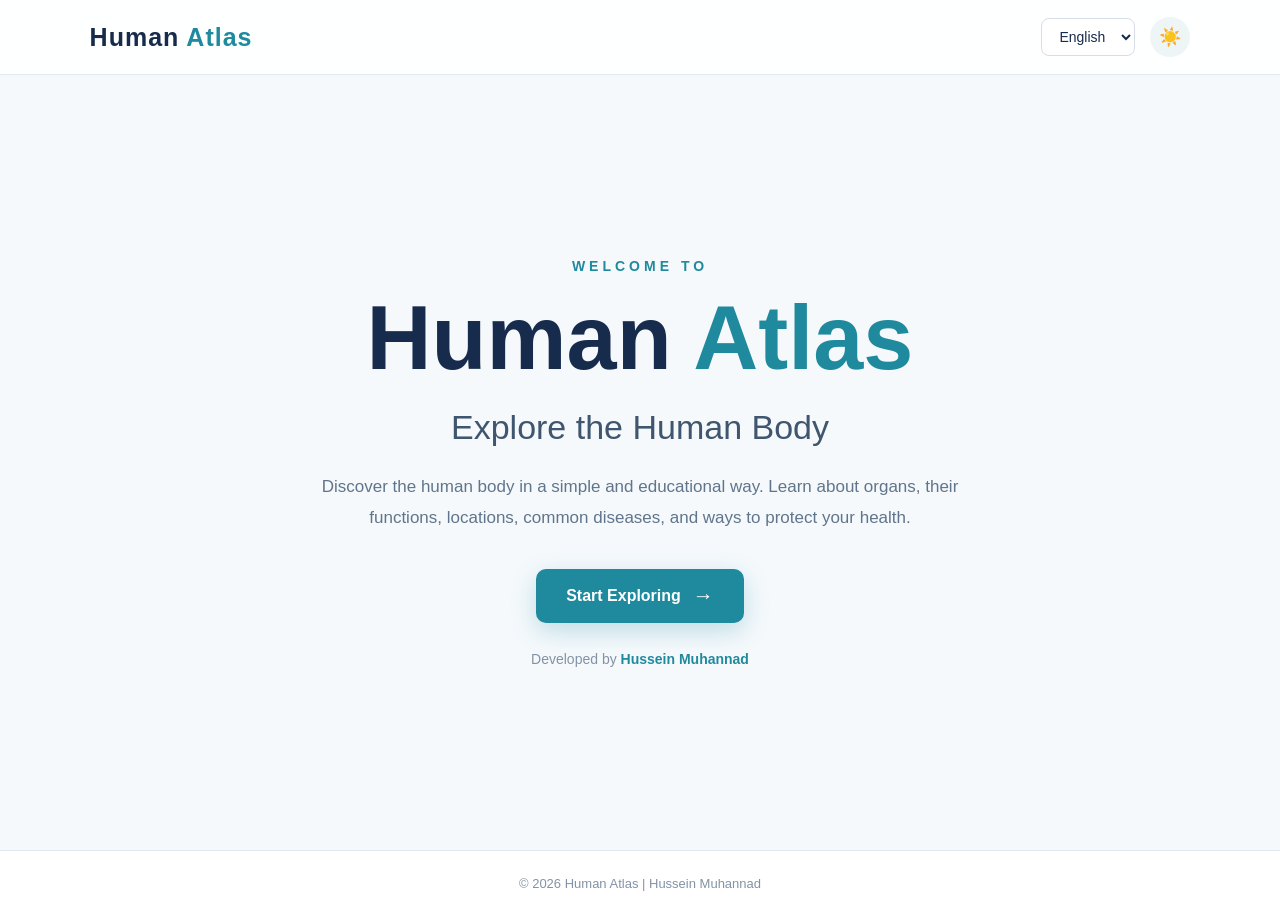
<file: index.html>
<!DOCTYPE html>
<html lang="en">

<head>
    <meta charset="UTF-8">
    <meta name="viewport" content="width=device-width, initial-scale=1.0">

    <title>Human Atlas | Hussein Muhannad</title>

    <!-- CSS -->
    <link rel="stylesheet" href="style.css">
</head>

<body>

    <!-- Header -->
    <header class="header">

        <div class="logo">
            Human <span>Atlas</span>
        </div>

        <nav class="navigation">

            <select id="languageSelect">
                <option value="en">English</option>
                <option value="ar">العربية</option>
            </select>

            <button id="themeButton" class="theme-button">
                🌙
            </button>

        </nav>

    </header>


    <!-- Welcome Section -->
    <main class="welcome-section">

        <div class="welcome-content">

            <p class="welcome-text" id="welcomeText">
                WELCOME TO
            </p>

            <h1 id="siteTitle">
                Human <span>Atlas</span>
            </h1>

            <h2 id="mainTitle">
                Explore the Human Body
            </h2>

            <p class="description" id="description">
                Discover the human body in a simple and educational way.
                Learn about organs, their functions, locations, common
                diseases, and ways to protect your health.
            </p>

            <a href="home.html" class="start-button" id="startButton">
                Start Exploring
                <span>→</span>
            </a>

            <p class="developer" id="developer">
                Developed by <strong>Hussein Muhannad</strong>
            </p>

        </div>

    </main>


    <!-- Footer -->
    <footer class="footer">

        <p>
            © 2026 Human Atlas | Hussein Muhannad
        </p>

    </footer>


    <!-- JavaScript -->
    <script src="script.js"></script>

</body>

</html>
</file>
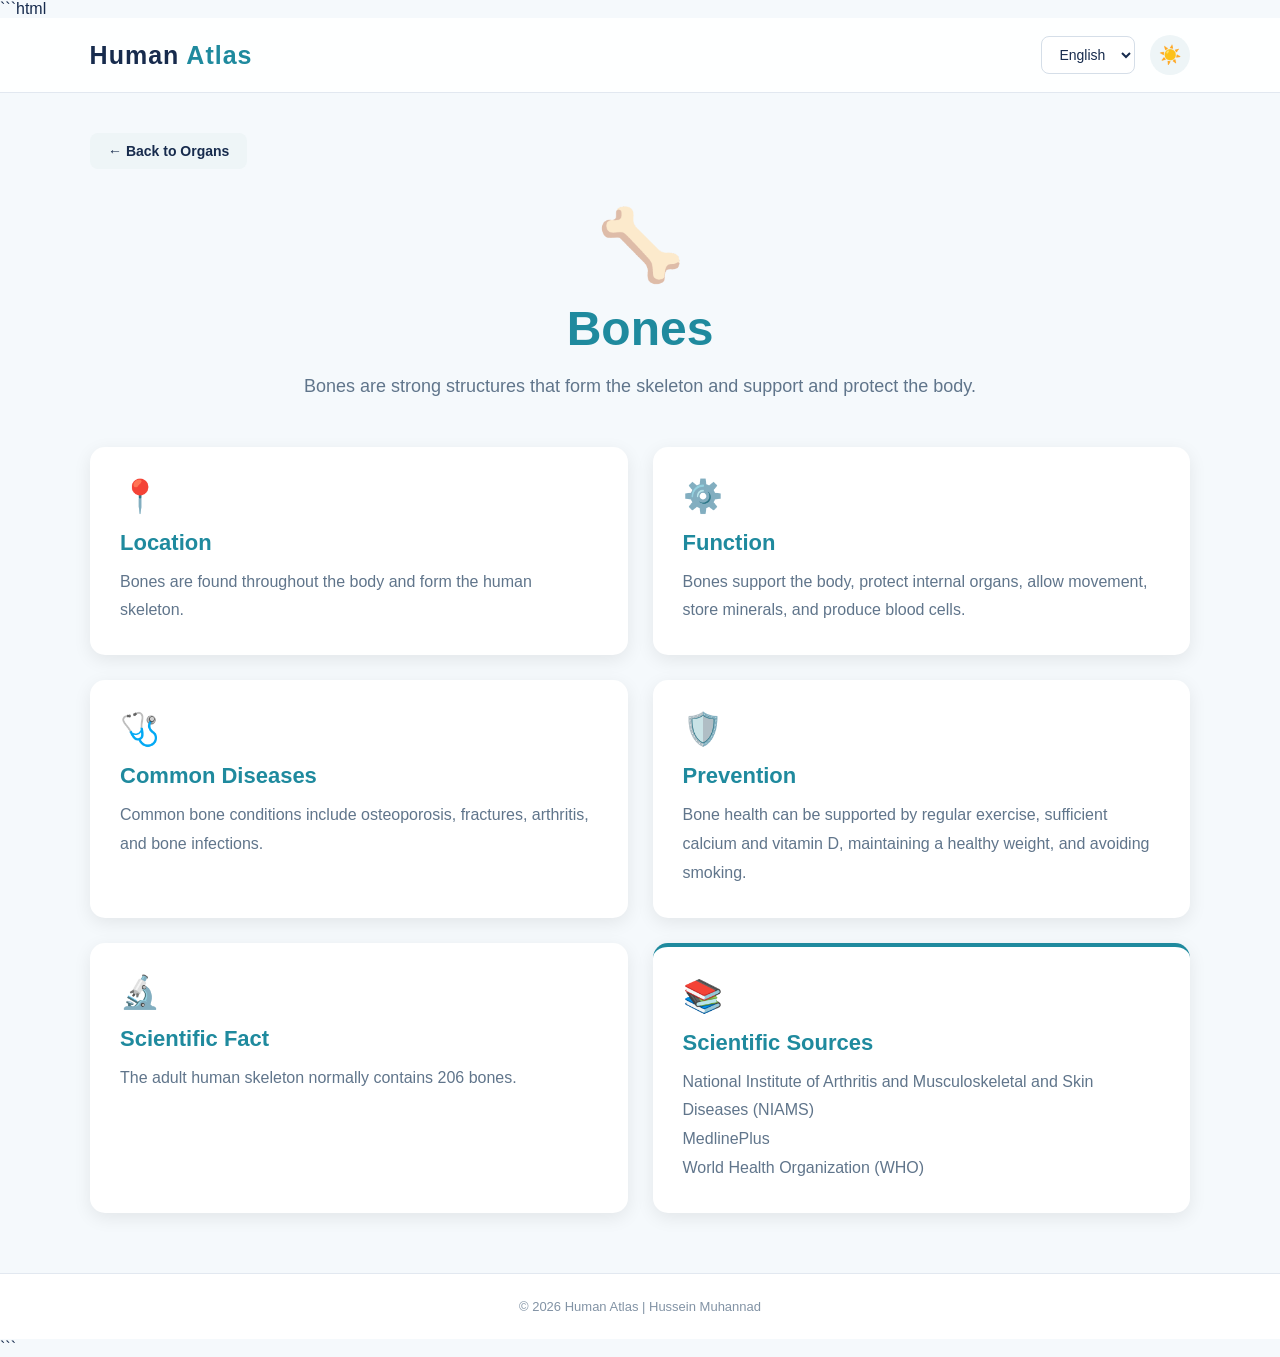
<file: bones.html>
```html
<!DOCTYPE html>
<html lang="en">

<head>
    <meta charset="UTF-8">
    <meta name="viewport" content="width=device-width, initial-scale=1.0">

    <title>Bones | Human Atlas</title>

    <link rel="stylesheet" href="../style.css">
</head>

<body>

<header class="header">

    <div class="logo">
        Human <span>Atlas</span>
    </div>

    <div class="navigation">

        <select id="languageSelect">
            <option value="en">English</option>
            <option value="ar">العربية</option>
        </select>

        <button id="themeButton" class="theme-button">
            ☀️
        </button>

    </div>

</header>


<main class="organ-page">

    <a href="../home.html" class="back-button" id="backButton">
        ← Back to Organs
    </a>


    <section class="organ-header">

        <div class="organ-icon">
            🦴
        </div>

        <h1 id="organTitle">
            Bones
        </h1>

        <p id="organIntro">
            Bones are strong structures that form the skeleton of the human body. They provide support, protect internal organs, allow movement, and store important minerals.
        </p>

    </section>


    <section class="info-grid">


        <!-- LOCATION -->

        <div class="info-card">

            <div class="info-icon">
                📍
            </div>

            <h2 id="locationTitle">
                Location
            </h2>

            <p id="locationText">
                Bones are found throughout the body and are connected together to form the skeleton, including the skull, spine, ribs, arms, legs, and pelvis.
            </p>

        </div>


        <!-- FUNCTION -->

        <div class="info-card">

            <div class="info-icon">
                ⚙️
            </div>

            <h2 id="functionTitle">
                Function
            </h2>

            <p id="functionText">
                Bones support the body, protect organs such as the brain and heart, work with muscles to produce movement, store minerals, and contain bone marrow that produces blood cells.
            </p>

        </div>


        <!-- DISEASES -->

        <div class="info-card">

            <div class="info-icon">
                🩺
            </div>

            <h2 id="diseasesTitle">
                Common Diseases
            </h2>

            <p id="diseasesText">
                Common bone conditions include osteoporosis, bone fractures, osteoarthritis, bone infections, and bone cancer.
            </p>

        </div>


        <!-- PREVENTION -->

        <div class="info-card">

            <div class="info-icon">
                🛡️
            </div>

            <h2 id="preventionTitle">
                Prevention
            </h2>

            <p id="preventionText">
                Bone health can be supported by getting enough calcium and vitamin D, exercising regularly, maintaining a healthy weight, avoiding smoking, and preventing falls and injuries.
            </p>

        </div>


        <!-- FACT -->

        <div class="info-card">

            <div class="info-icon">
                🔬
            </div>

            <h2 id="factTitle">
                Scientific Fact
            </h2>

            <p id="factText">
                An adult human skeleton usually contains 206 bones. Bones are living tissues that continuously change and repair themselves throughout life.
            </p>

        </div>


        <!-- SOURCES -->

        <div class="info-card sources-card">

            <div class="info-icon">
                📚
            </div>

            <h2 id="sourcesTitle">
                Scientific Sources
            </h2>

            <p id="sourcesText">
                National Institute of Arthritis and Musculoskeletal and Skin Diseases (NIAMS)<br>
                MedlinePlus<br>
                World Health Organization (WHO)
            </p>

        </div>

    </section>

</main>


<footer class="footer">

    <p>
        © 2026 Human Atlas | Hussein Muhannad
    </p>

</footer>


<script src="../script.js"></script>

</body>
</html>
```
</file>
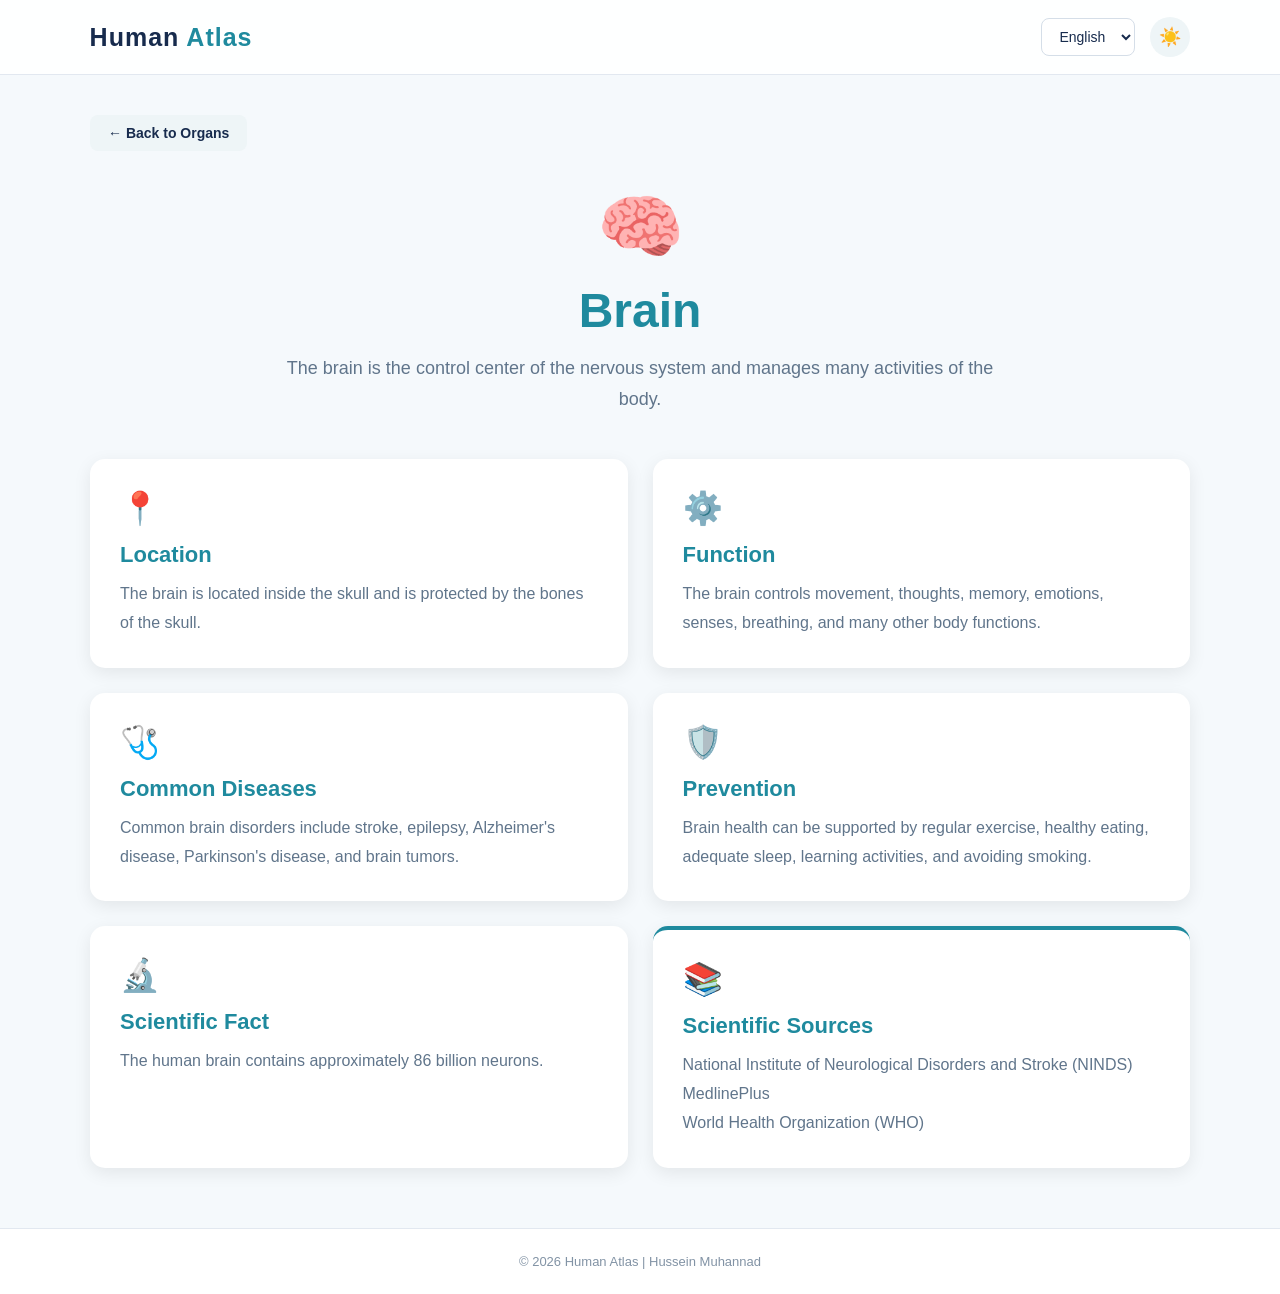
<file: brain.html>
<!DOCTYPE html>
<html lang="en">

<head>
    <meta charset="UTF-8">
    <meta name="viewport" content="width=device-width, initial-scale=1.0">

    <title>Brain | Human Atlas</title>

    <link rel="stylesheet" href="../style.css">
</head>

<body>

<header class="header">

    <div class="logo">
        Human <span>Atlas</span>
    </div>

    <div class="navigation">

        <select id="languageSelect">
            <option value="en">English</option>
            <option value="ar">العربية</option>
        </select>

        <button id="themeButton" class="theme-button">
            ☀️
        </button>

    </div>

</header>


<main class="organ-page">

    <a href="../home.html" class="back-button" id="backButton">
        ← Back to Organs
    </a>


    <section class="organ-header">

        <div class="organ-icon">
            🧠
        </div>

        <h1 id="organTitle">
            Brain
        </h1>

        <p id="organIntro">
            The brain is the body's control center, responsible for thoughts, memory, emotions, movement, and vital body functions.
        </p>

    </section>


    <section class="info-grid">


        <!-- LOCATION -->

        <div class="info-card">

            <div class="info-icon">
                📍
            </div>

            <h2 id="locationTitle">
                Location
            </h2>

            <p id="locationText">
                The brain is located inside the skull at the top of the head. It is protected by the skull, the meninges, and cerebrospinal fluid.
            </p>

        </div>


        <!-- FUNCTION -->

        <div class="info-card">

            <div class="info-icon">
                ⚙️
            </div>

            <h2 id="functionTitle">
                Function
            </h2>

            <p id="functionText">
                The brain controls the nervous system, processes sensory information, regulates movement, stores memories, controls emotions, and coordinates essential body functions such as breathing and heartbeat.
            </p>

        </div>


        <!-- DISEASES -->

        <div class="info-card">

            <div class="info-icon">
                🩺
            </div>

            <h2 id="diseasesTitle">
                Common Diseases
            </h2>

            <p id="diseasesText">
                Common brain disorders include stroke, Alzheimer's disease, Parkinson's disease, epilepsy, brain tumors, and meningitis.
            </p>

        </div>


        <!-- PREVENTION -->

        <div class="info-card">

            <div class="info-icon">
                🛡️
            </div>

            <h2 id="preventionTitle">
                Prevention
            </h2>

            <p id="preventionText">
                Brain health can be maintained through regular exercise, a balanced diet, quality sleep, mental activities, avoiding smoking, limiting alcohol, and controlling blood pressure and diabetes.
            </p>

        </div>


        <!-- FACT -->

        <div class="info-card">

            <div class="info-icon">
                🔬
            </div>

            <h2 id="factTitle">
                Scientific Fact
            </h2>

            <p id="factText">
                The adult human brain contains approximately 86 billion neurons that communicate through trillions of synaptic connections, making it one of the most complex organs in the human body.
            </p>

        </div>


        <!-- SOURCES -->

        <div class="info-card sources-card">

            <div class="info-icon">
                📚
            </div>

            <h2 id="sourcesTitle">
                Scientific Sources
            </h2>

            <p id="sourcesText">
                National Institute of Neurological Disorders and Stroke (NINDS)<br>
                MedlinePlus<br>
                World Health Organization (WHO)
            </p>

        </div>

    </section>

</main>


<footer class="footer">

    <p>
        © 2026 Human Atlas | Hussein Muhannad
    </p>

</footer>


<script src="../script.js"></script>

</body>
</html>
</file>
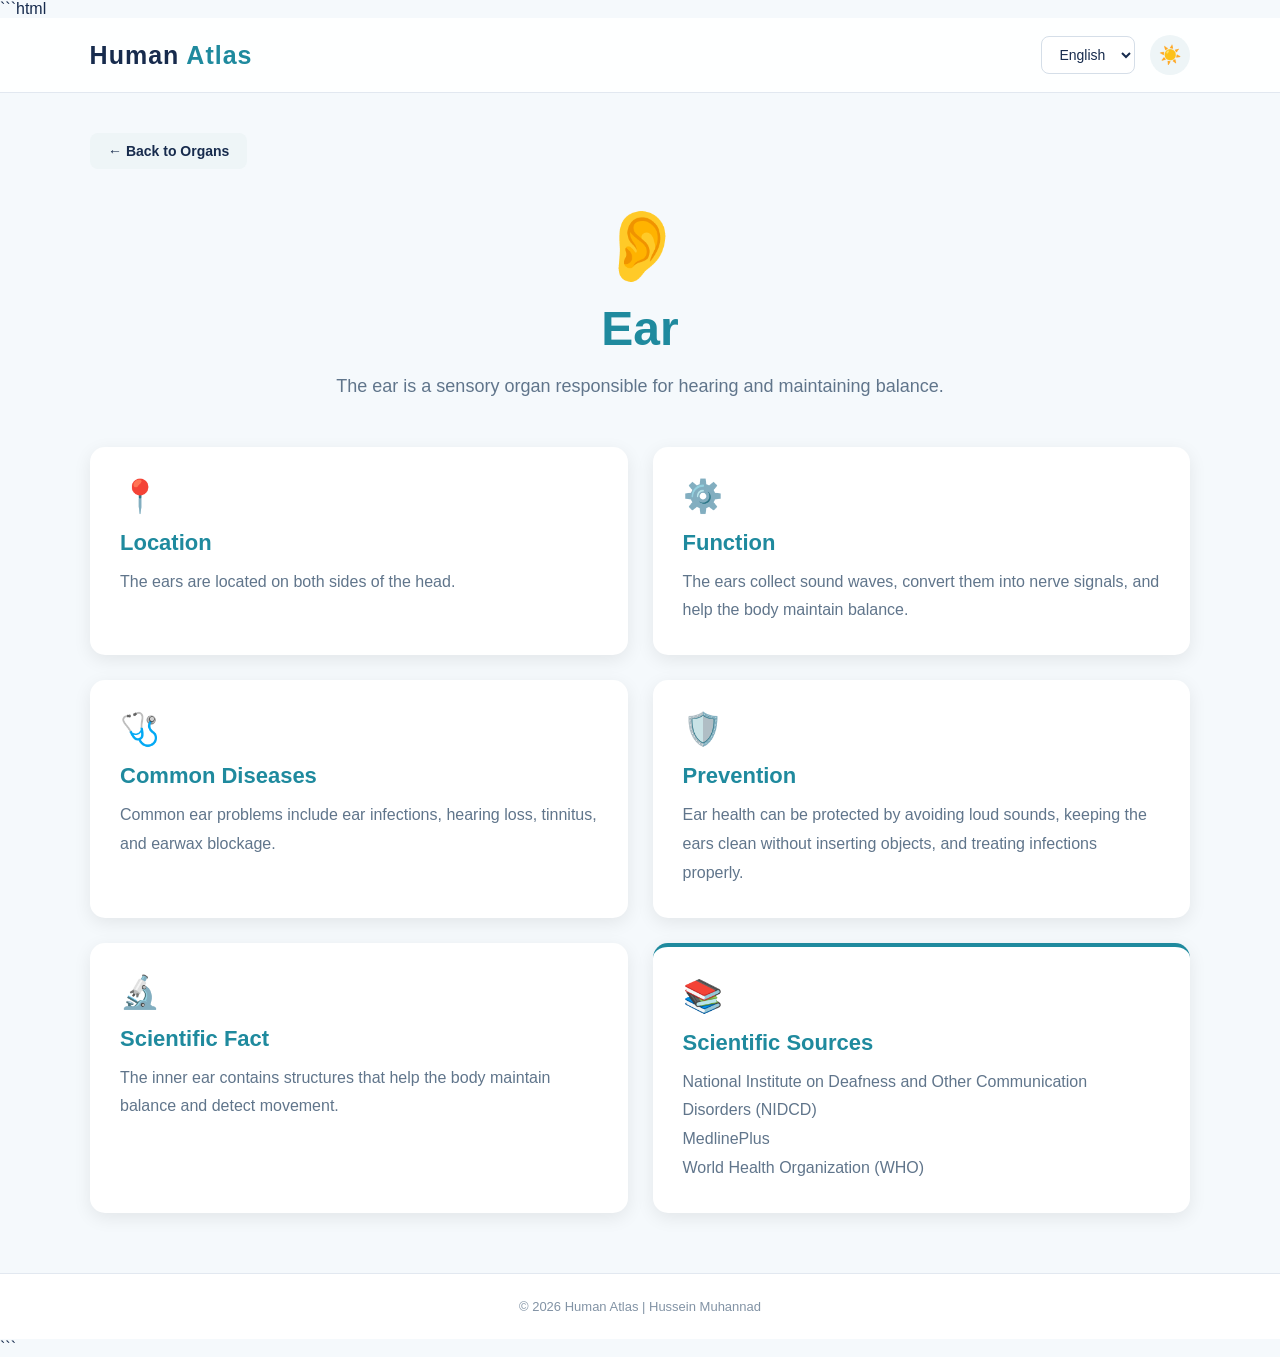
<file: ear.html>
```html
<!DOCTYPE html>
<html lang="en">

<head>
    <meta charset="UTF-8">
    <meta name="viewport" content="width=device-width, initial-scale=1.0">

    <title>Ear | Human Atlas</title>

    <link rel="stylesheet" href="../style.css">
</head>

<body>

<header class="header">

    <div class="logo">
        Human <span>Atlas</span>
    </div>

    <div class="navigation">

        <select id="languageSelect">
            <option value="en">English</option>
            <option value="ar">العربية</option>
        </select>

        <button id="themeButton" class="theme-button">
            ☀️
        </button>

    </div>

</header>


<main class="organ-page">

    <a href="../home.html" class="back-button" id="backButton">
        ← Back to Organs
    </a>


    <section class="organ-header">

        <div class="organ-icon">
            👂
        </div>

        <h1 id="organTitle">
            Ear
        </h1>

        <p id="organIntro">
            The ear is a sensory organ responsible for hearing and maintaining balance. It receives sound waves and converts them into signals that the brain can understand.
        </p>

    </section>


    <section class="info-grid">


        <!-- LOCATION -->

        <div class="info-card">

            <div class="info-icon">
                📍
            </div>

            <h2 id="locationTitle">
                Location
            </h2>

            <p id="locationText">
                The ears are located on both sides of the head. Each ear includes the outer ear, middle ear, and inner ear, which work together for hearing and balance.
            </p>

        </div>


        <!-- FUNCTION -->

        <div class="info-card">

            <div class="info-icon">
                ⚙️
            </div>

            <h2 id="functionTitle">
                Function
            </h2>

            <p id="functionText">
                The ears allow us to hear sounds and help maintain balance and body position through structures in the inner ear.
            </p>

        </div>


        <!-- DISEASES -->

        <div class="info-card">

            <div class="info-icon">
                🩺
            </div>

            <h2 id="diseasesTitle">
                Common Diseases
            </h2>

            <p id="diseasesText">
                Common ear problems include ear infections, hearing loss, tinnitus, impacted earwax, and disorders of the inner ear.
            </p>

        </div>


        <!-- PREVENTION -->

        <div class="info-card">

            <div class="info-icon">
                🛡️
            </div>

            <h2 id="preventionTitle">
                Prevention
            </h2>

            <p id="preventionText">
                Ear health can be protected by avoiding very loud sounds, using hearing protection when necessary, keeping the ears clean safely, and treating ear infections properly.
            </p>

        </div>


        <!-- FACT -->

        <div class="info-card">

            <div class="info-icon">
                🔬
            </div>

            <h2 id="factTitle">
                Scientific Fact
            </h2>

            <p id="factText">
                The smallest bones in the human body are found in the middle ear. They are called the malleus, incus, and stapes and help transmit sound vibrations.
            </p>

        </div>


        <!-- SOURCES -->

        <div class="info-card sources-card">

            <div class="info-icon">
                📚
            </div>

            <h2 id="sourcesTitle">
                Scientific Sources
            </h2>

            <p id="sourcesText">
                National Institute on Deafness and Other Communication Disorders (NIDCD)<br>
                MedlinePlus<br>
                World Health Organization (WHO)
            </p>

        </div>

    </section>

</main>


<footer class="footer">

    <p>
        © 2026 Human Atlas | Hussein Muhannad
    </p>

</footer>


<script src="../script.js"></script>

</body>
</html>
```
</file>
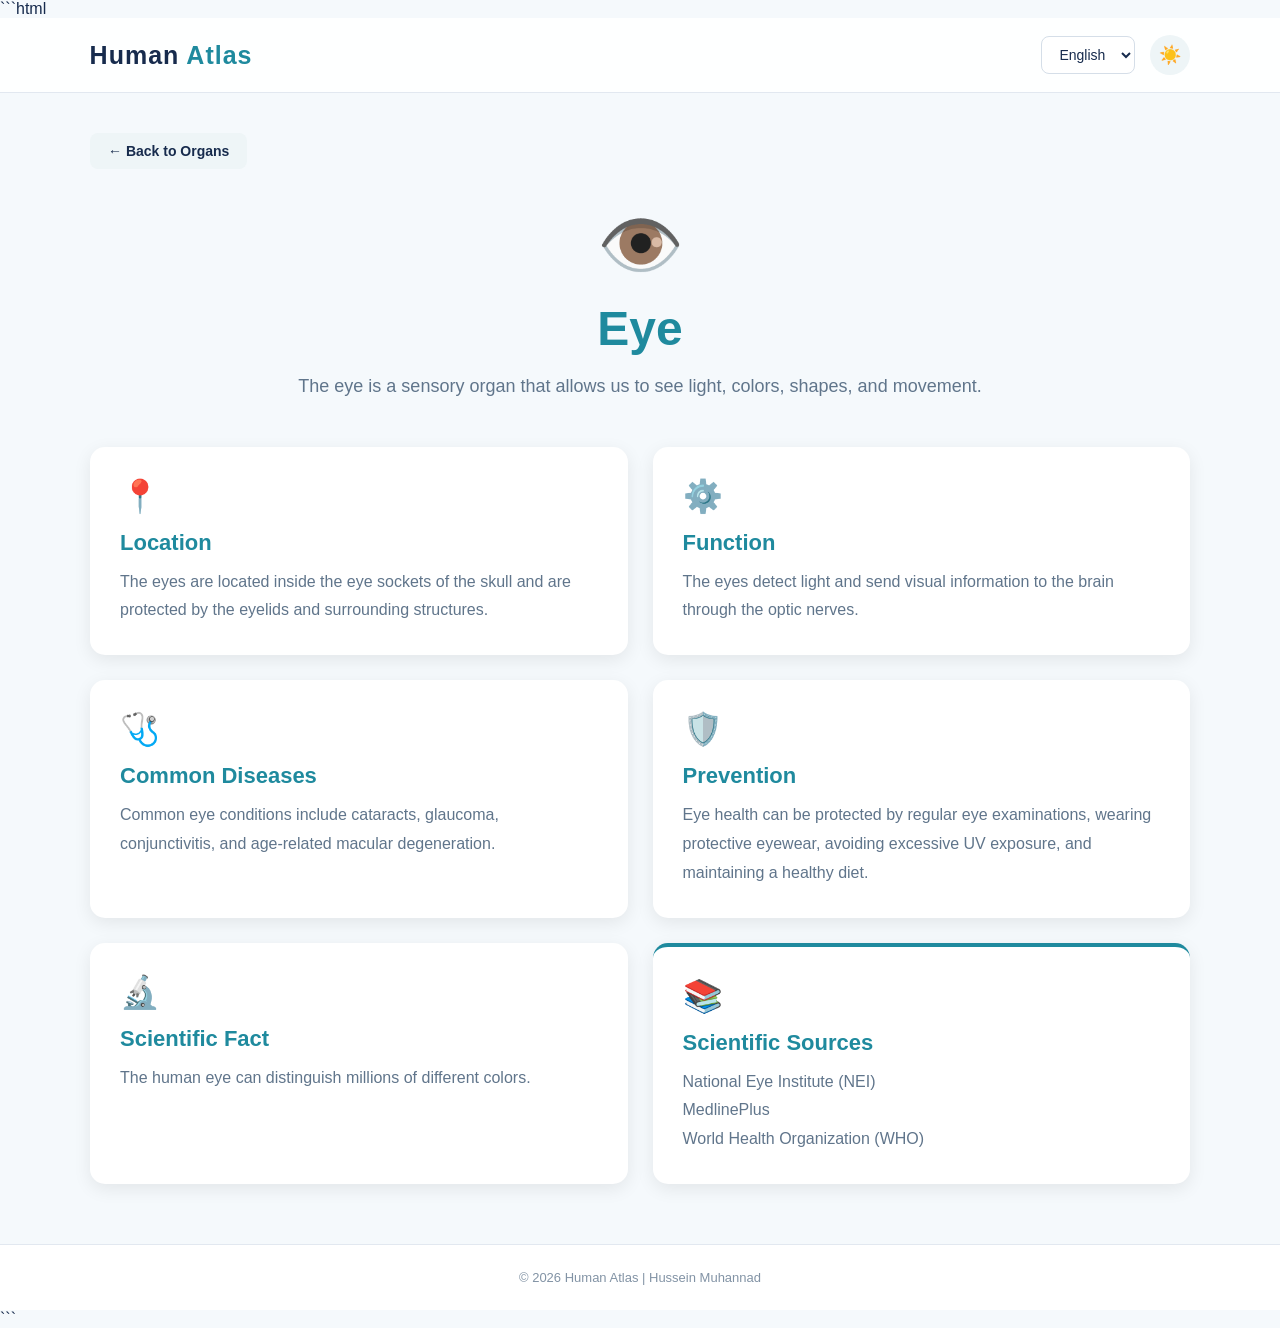
<file: eye.html>
```html
<!DOCTYPE html>
<html lang="en">

<head>
    <meta charset="UTF-8">
    <meta name="viewport" content="width=device-width, initial-scale=1.0">

    <title>Eye | Human Atlas</title>

    <link rel="stylesheet" href="../style.css">
</head>

<body>

<header class="header">

    <div class="logo">
        Human <span>Atlas</span>
    </div>

    <div class="navigation">

        <select id="languageSelect">
            <option value="en">English</option>
            <option value="ar">العربية</option>
        </select>

        <button id="themeButton" class="theme-button">
            ☀️
        </button>

    </div>

</header>


<main class="organ-page">

    <a href="../home.html" class="back-button" id="backButton">
        ← Back to Organs
    </a>


    <section class="organ-header">

        <div class="organ-icon">
            👁️
        </div>

        <h1 id="organTitle">
            Eye
        </h1>

        <p id="organIntro">
            The eye is a complex sensory organ that allows us to see the world around us by detecting light and sending visual information to the brain.
        </p>

    </section>


    <section class="info-grid">


        <!-- LOCATION -->

        <div class="info-card">

            <div class="info-icon">
                📍
            </div>

            <h2 id="locationTitle">
                Location
            </h2>

            <p id="locationText">
                The eyes are located in the bony eye sockets of the skull, called the orbits, and are positioned at the front of the head.
            </p>

        </div>


        <!-- FUNCTION -->

        <div class="info-card">

            <div class="info-icon">
                ⚙️
            </div>

            <h2 id="functionTitle">
                Function
            </h2>

            <p id="functionText">
                The eyes detect light, colors, shapes, and movement. They convert light into electrical signals that are sent through the optic nerve to the brain for processing.
            </p>

        </div>


        <!-- DISEASES -->

        <div class="info-card">

            <div class="info-icon">
                🩺
            </div>

            <h2 id="diseasesTitle">
                Common Diseases
            </h2>

            <p id="diseasesText">
                Common eye diseases include cataracts, glaucoma, age-related macular degeneration, conjunctivitis, and diabetic retinopathy.
            </p>

        </div>


        <!-- PREVENTION -->

        <div class="info-card">

            <div class="info-icon">
                🛡️
            </div>

            <h2 id="preventionTitle">
                Prevention
            </h2>

            <p id="preventionText">
                Eye health can be protected by having regular eye examinations, wearing protective eyewear, eating a healthy diet, managing screen time, and protecting the eyes from excessive sunlight.
            </p>

        </div>


        <!-- FACT -->

        <div class="info-card">

            <div class="info-icon">
                🔬
            </div>

            <h2 id="factTitle">
                Scientific Fact
            </h2>

            <p id="factText">
                The human eye can distinguish millions of different colors and works together with the brain to create the images we see.
            </p>

        </div>


        <!-- SOURCES -->

        <div class="info-card sources-card">

            <div class="info-icon">
                📚
            </div>

            <h2 id="sourcesTitle">
                Scientific Sources
            </h2>

            <p id="sourcesText">
                National Eye Institute (NEI)<br>
                MedlinePlus<br>
                World Health Organization (WHO)
            </p>

        </div>

    </section>

</main>


<footer class="footer">

    <p>
        © 2026 Human Atlas | Hussein Muhannad
    </p>

</footer>


<script src="../script.js"></script>

</body>
</html>
```
</file>
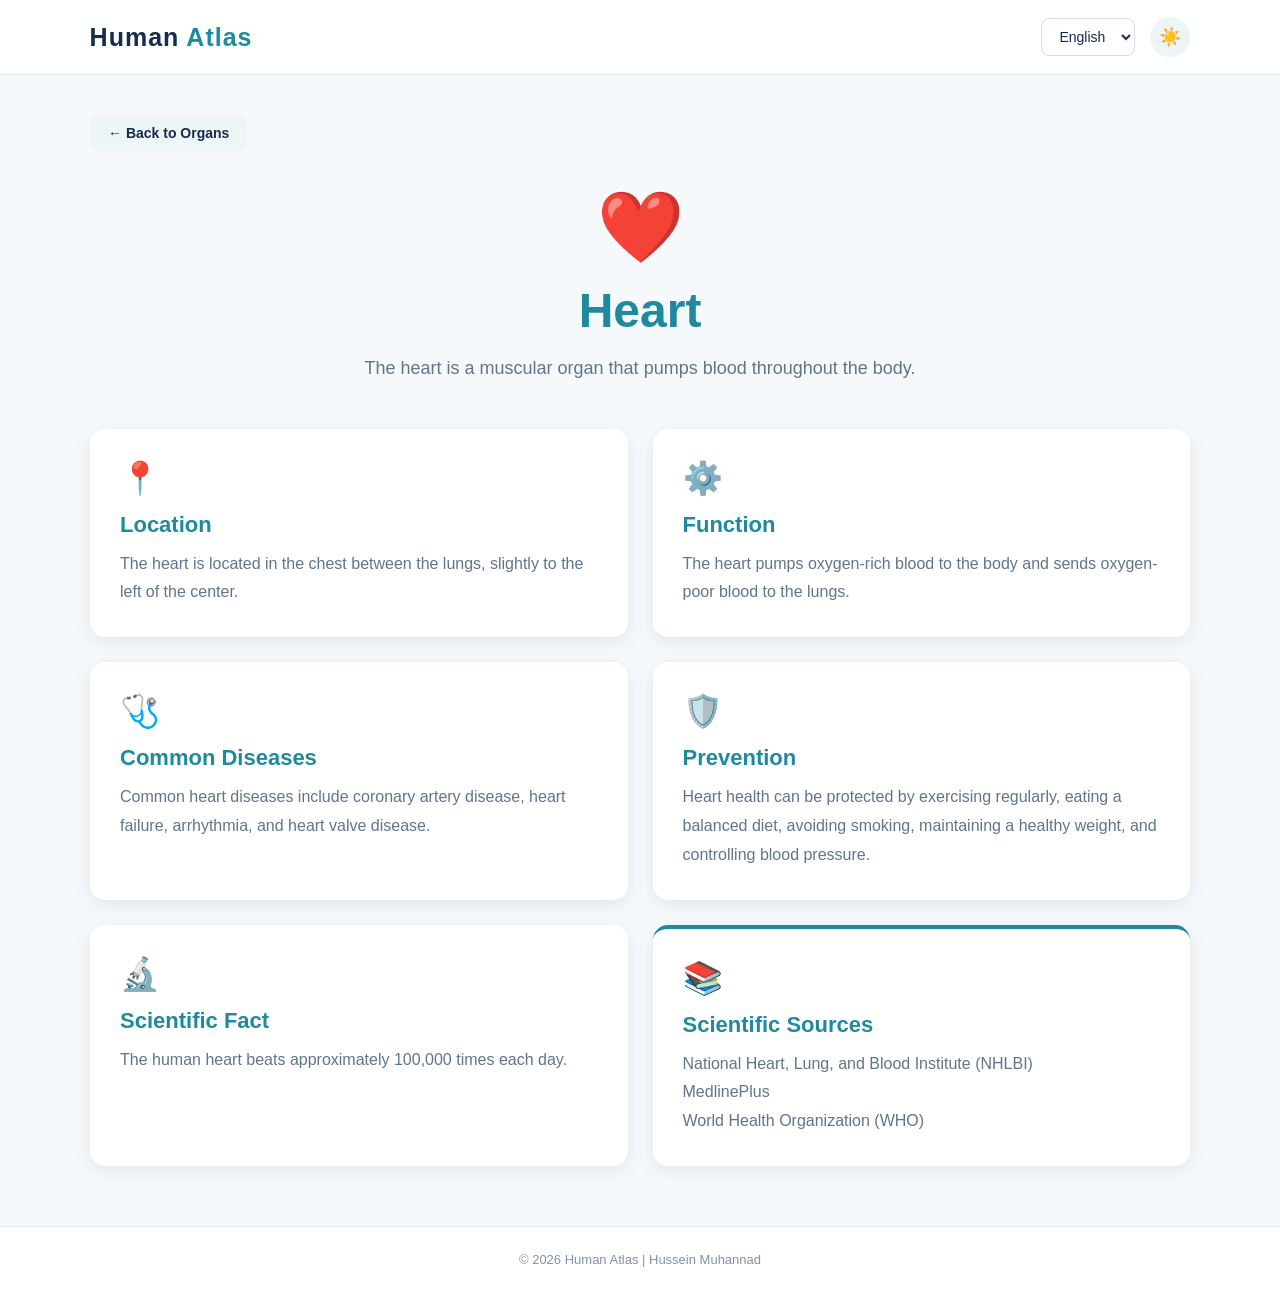
<file: heart.html>
<!DOCTYPE html>
<html lang="en">

<head>
    <meta charset="UTF-8">
    <meta name="viewport" content="width=device-width, initial-scale=1.0">

    <title>Heart | Human Atlas</title>

    <link rel="stylesheet" href="../style.css">
</head>

<body>

<header class="header">

    <div class="logo">
        Human <span>Atlas</span>
    </div>

    <div class="navigation">

        <select id="languageSelect">
            <option value="en">English</option>
            <option value="ar">العربية</option>
        </select>

        <button id="themeButton" class="theme-button">
            ☀️
        </button>

    </div>

</header>


<main class="organ-page">

    <a href="../home.html" class="back-button" id="backButton">
        ← Back to Organs
    </a>


    <section class="organ-header">

        <div class="organ-icon">
            ❤️
        </div>

        <h1 id="organTitle">
            Heart
        </h1>

        <p id="organIntro">
            The heart is a muscular organ that pumps blood throughout the body.
        </p>

    </section>


    <section class="info-grid">


        <!-- LOCATION -->

        <div class="info-card">

            <div class="info-icon">
                📍
            </div>

            <h2 id="locationTitle">
                Location
            </h2>

            <p id="locationText">
                The heart is located in the chest, between the lungs,
                slightly to the left of the center of the chest.
            </p>

        </div>


        <!-- FUNCTION -->

        <div class="info-card">

            <div class="info-icon">
                ⚙️
            </div>

            <h2 id="functionTitle">
                Function
            </h2>

            <p id="functionText">
                The heart pumps blood through the circulatory system.
                This supplies oxygen and nutrients to the body and
                helps remove carbon dioxide and other waste products.
            </p>

        </div>


        <!-- DISEASES -->

        <div class="info-card">

            <div class="info-icon">
                🩺
            </div>

            <h2 id="diseasesTitle">
                Common Diseases
            </h2>

            <p id="diseasesText">
                Common cardiovascular conditions include coronary
                artery disease, high blood pressure, heart failure,
                and some types of heart rhythm disorders.
            </p>

        </div>


        <!-- PREVENTION -->

        <div class="info-card">

            <div class="info-icon">
                🛡️
            </div>

            <h2 id="preventionTitle">
                Prevention
            </h2>

            <p id="preventionText">
                Heart health can be supported by regular physical
                activity, a balanced diet, maintaining a healthy
                weight, avoiding tobacco, and managing blood pressure
                and cholesterol.
            </p>

        </div>


        <!-- FACT -->

        <div class="info-card">

            <div class="info-icon">
                🔬
            </div>

            <h2 id="factTitle">
                Scientific Fact
            </h2>

            <p id="factText">
                The heart is divided into four chambers: two atria
                and two ventricles. These chambers work together to
                move blood through the lungs and the rest of the body.
            </p>

        </div>


        <!-- SOURCES -->

        <div class="info-card sources-card">

            <div class="info-icon">
                📚
            </div>

            <h2 id="sourcesTitle">
                Scientific Sources
            </h2>

            <p id="sourcesText">
                National Institutes of Health (NIH)<br>
                MedlinePlus<br>
                World Health Organization (WHO)
            </p>

        </div>

    </section>

</main>


<footer class="footer">

    <p>
        © 2026 Human Atlas | Hussein Muhannad
    </p>

</footer>


<script src="../script.js"></script>

</body>
</html>
</file>
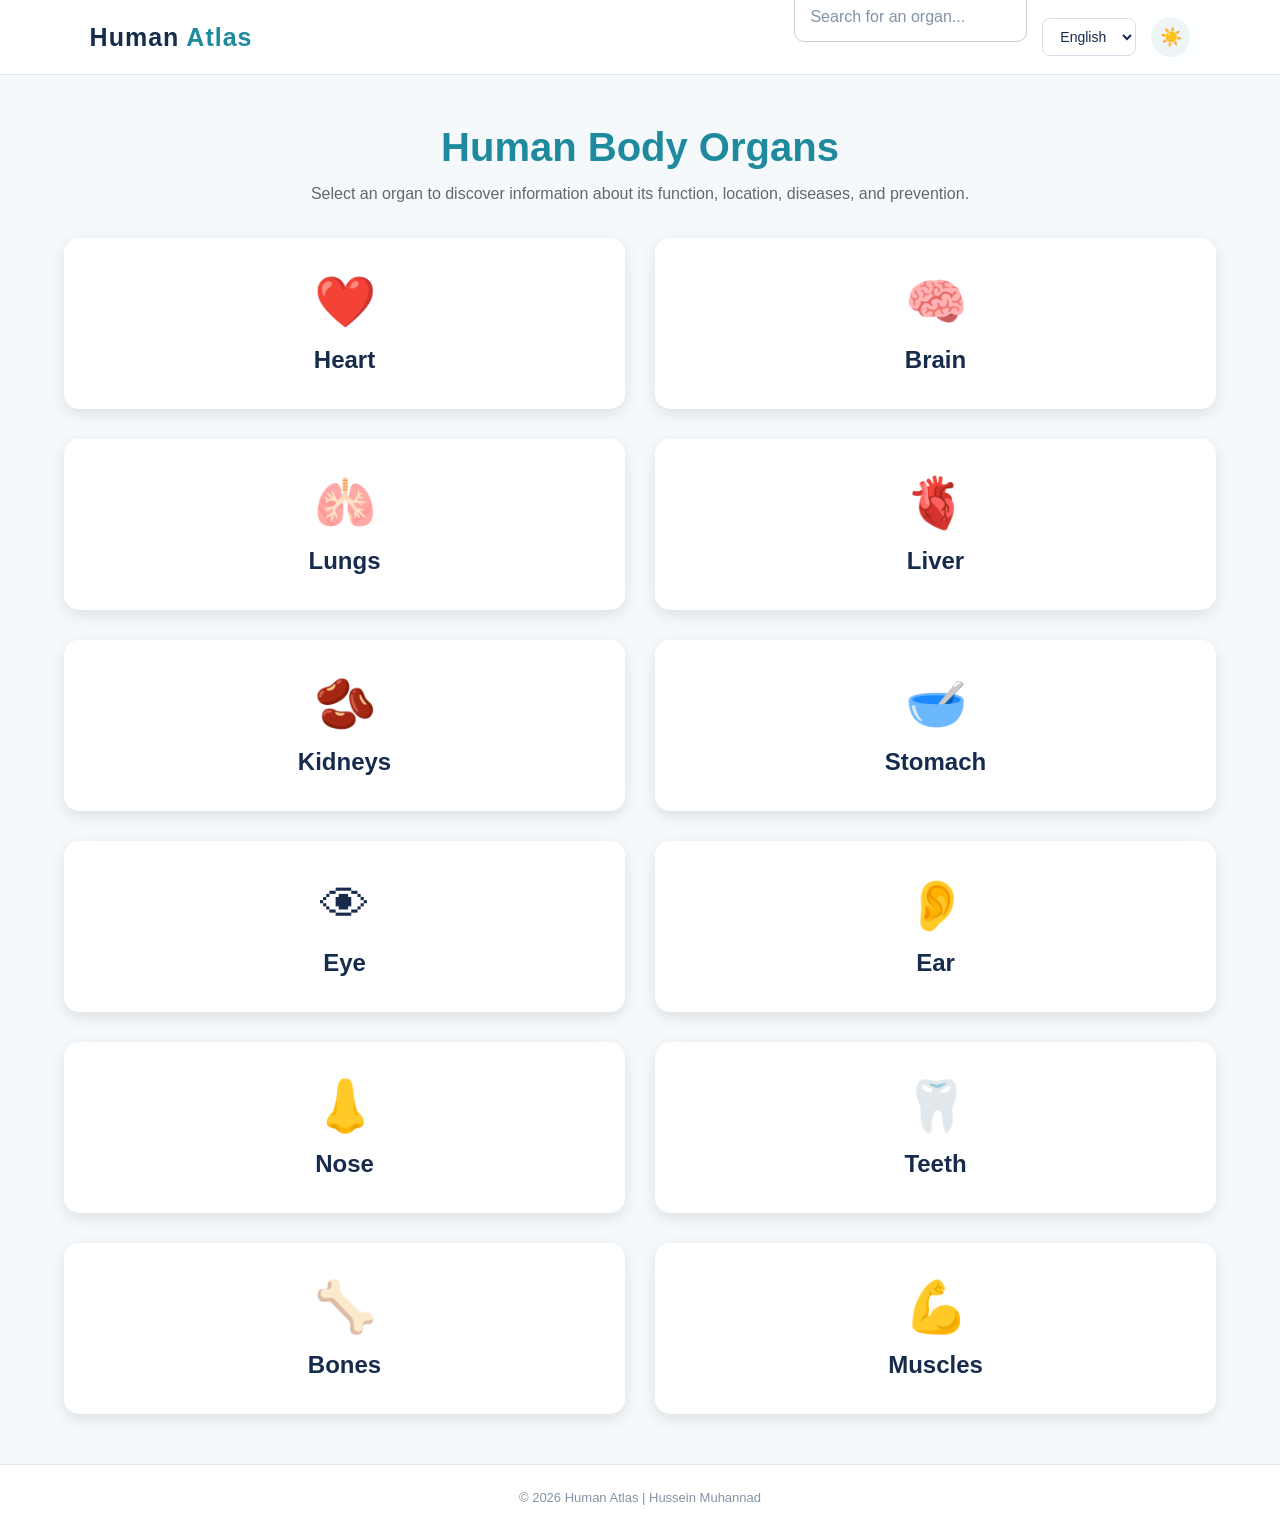
<file: home.html>
<!DOCTYPE html>
<html lang="en">
<head>
    <meta charset="UTF-8">
    <meta name="viewport" content="width=device-width, initial-scale=1.0">
    <title>Human Atlas - Organs</title>

    <link rel="stylesheet" href="style.css">
</head>
<body>

<header class="header">

    <div class="logo">
        Human <span>Atlas</span>
    </div>

    <div class="navigation">

        <input
            type="text"
            id="searchInput"
            placeholder="Search for an organ..."
        >

        <select id="languageSelect">
            <option value="en">English</option>
            <option value="ar">العربية</option>
        </select>

        <button id="themeButton" class="theme-button">
            🌙
        </button>

    </div>

</header>

<section class="home">

    <h1 id="title">
        Human Body Organs
    </h1>

    <p id="subtitle">
        Select an organ to discover detailed information.
    </p>

    <div class="cards" id="cards">
      <a href="organs/heart.html" class="card">
    ❤️
    <h3>Heart</h3>
</a>
        <a href="organs/brain.html" class="card">
            🧠
            <h3>Brain</h3>
        </a>

        <a href="organs/lungs.html" class="card">
            🫁
            <h3>Lungs</h3>
        </a>

        <a href="organs/liver.html" class="card">
            🫀
            <h3>Liver</h3>
        </a>

        <a href="organs/kidneys.html" class="card">
            🫘
            <h3>Kidneys</h3>
        </a>

        <a href="organs/stomach.html" class="card">
            🥣
            <h3>Stomach</h3>
        </a>

        <a href="organs/eye.html" class="card">
            👁
            <h3>Eye</h3>
        </a>

        <a href="organs/ear.html" class="card">
            👂
            <h3>Ear</h3>
        </a>

        <a href="organs/nose.html" class="card">
            👃
            <h3>Nose</h3>
        </a>

        <a href="organs/teeth.html" class="card">
            🦷
            <h3>Teeth</h3>
        </a>

        <a href="organs/bones.html" class="card">
            🦴
            <h3>Bones</h3>
        </a>

        <a href="organs/muscles.html" class="card">
            💪
            <h3>Muscles</h3>
        </a>

    </div>

</section>

<footer class="footer">
    <p>© 2026 Human Atlas | Hussein Muhannad</p>
</footer>

<script src="script.js"></script>

</body>
</html>
</file>
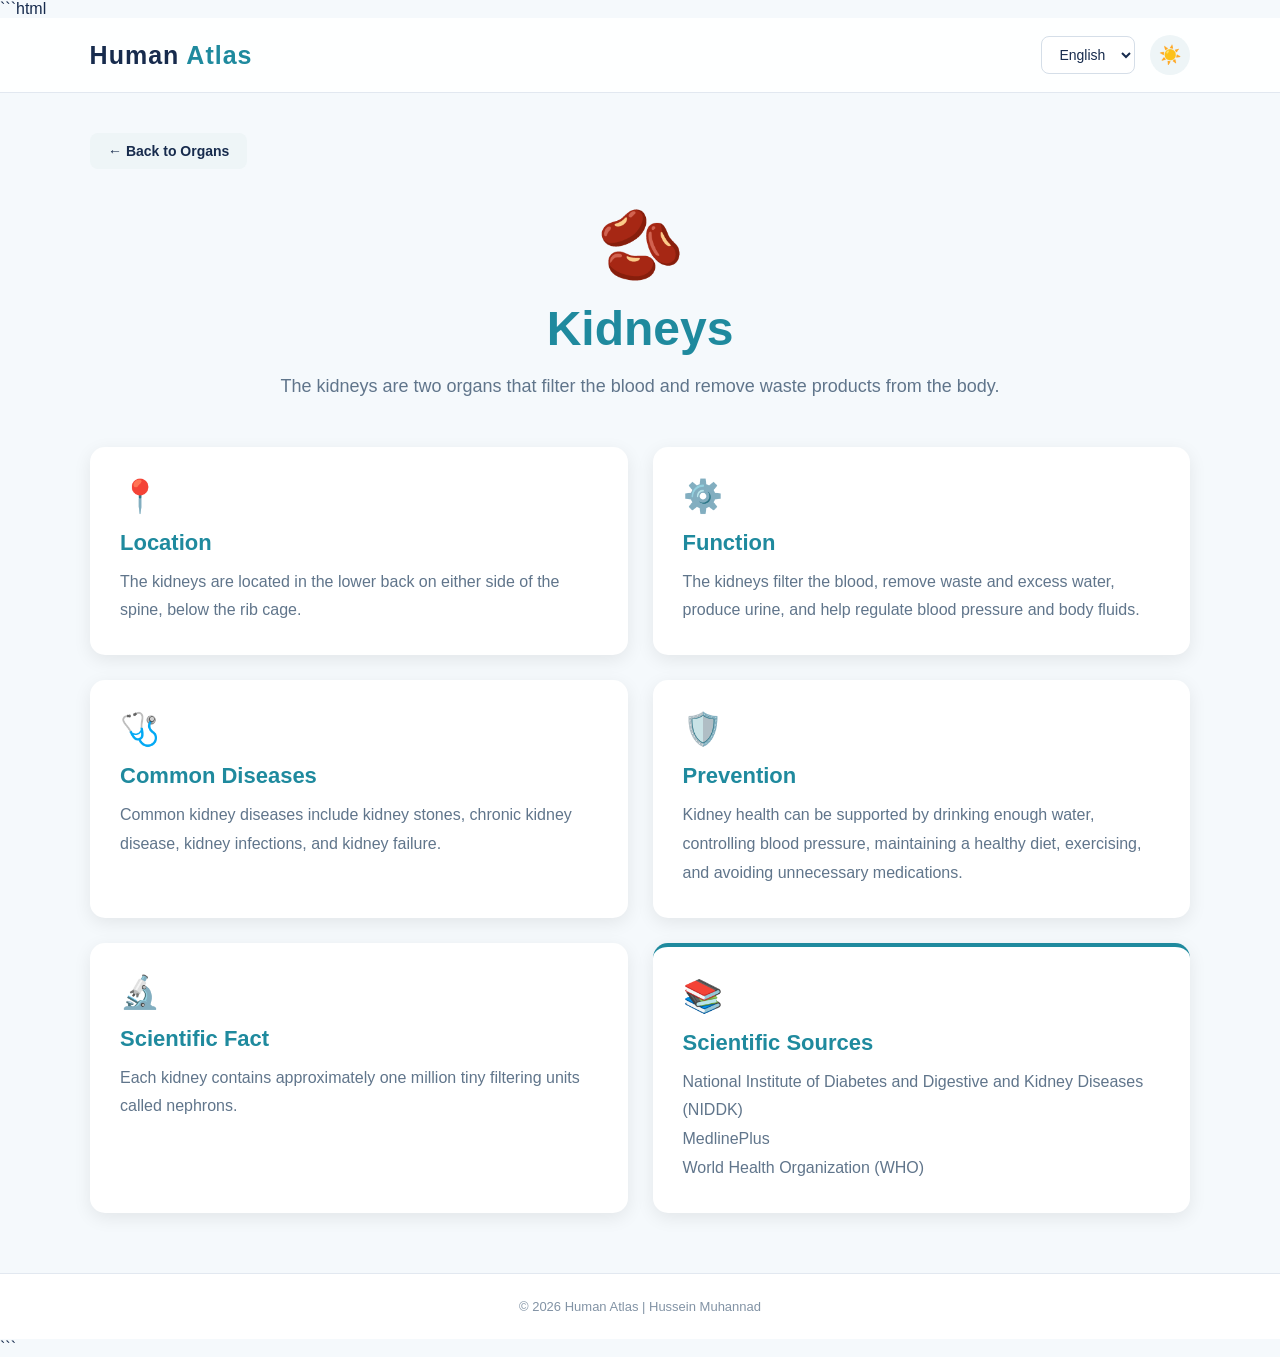
<file: kidneys.html>
```html
<!DOCTYPE html>
<html lang="en">

<head>
    <meta charset="UTF-8">
    <meta name="viewport" content="width=device-width, initial-scale=1.0">

    <title>Kidneys | Human Atlas</title>

    <link rel="stylesheet" href="../style.css">
</head>

<body>

<header class="header">

    <div class="logo">
        Human <span>Atlas</span>
    </div>

    <div class="navigation">

        <select id="languageSelect">
            <option value="en">English</option>
            <option value="ar">العربية</option>
        </select>

        <button id="themeButton" class="theme-button">
            ☀️
        </button>

    </div>

</header>


<main class="organ-page">

    <a href="../home.html" class="back-button" id="backButton">
        ← Back to Organs
    </a>


    <section class="organ-header">

        <div class="organ-icon">
            🫘
        </div>

        <h1 id="organTitle">
            Kidneys
        </h1>

        <p id="organIntro">
            The kidneys are two important organs that filter the blood, remove waste products, and help maintain the body's fluid and chemical balance.
        </p>

    </section>


    <section class="info-grid">


        <!-- LOCATION -->

        <div class="info-card">

            <div class="info-icon">
                📍
            </div>

            <h2 id="locationTitle">
                Location
            </h2>

            <p id="locationText">
                The kidneys are located in the lower back area of the abdomen, on both sides of the spine and behind the abdominal organs.
            </p>

        </div>


        <!-- FUNCTION -->

        <div class="info-card">

            <div class="info-icon">
                ⚙️
            </div>

            <h2 id="functionTitle">
                Function
            </h2>

            <p id="functionText">
                The kidneys filter the blood, remove waste and excess water to produce urine, regulate electrolytes and blood pressure, and help control red blood cell production.
            </p>

        </div>


        <!-- DISEASES -->

        <div class="info-card">

            <div class="info-icon">
                🩺
            </div>

            <h2 id="diseasesTitle">
                Common Diseases
            </h2>

            <p id="diseasesText">
                Common kidney diseases include kidney stones, chronic kidney disease, kidney infections, glomerulonephritis, and kidney failure.
            </p>

        </div>


        <!-- PREVENTION -->

        <div class="info-card">

            <div class="info-icon">
                🛡️
            </div>

            <h2 id="preventionTitle">
                Prevention
            </h2>

            <p id="preventionText">
                Kidney health can be protected by drinking enough water, maintaining a healthy diet, exercising regularly, controlling blood pressure and blood sugar, and avoiding excessive use of certain medicines.
            </p>

        </div>


        <!-- FACT -->

        <div class="info-card">

            <div class="info-icon">
                🔬
            </div>

            <h2 id="factTitle">
                Scientific Fact
            </h2>

            <p id="factText">
                Each kidney contains about one million tiny filtering units called nephrons, which help filter the blood and form urine.
            </p>

        </div>


        <!-- SOURCES -->

        <div class="info-card sources-card">

            <div class="info-icon">
                📚
            </div>

            <h2 id="sourcesTitle">
                Scientific Sources
            </h2>

            <p id="sourcesText">
                National Institute of Diabetes and Digestive and Kidney Diseases (NIDDK)<br>
                MedlinePlus<br>
                National Kidney Foundation (NKF)
            </p>

        </div>

    </section>

</main>


<footer class="footer">

    <p>
        © 2026 Human Atlas | Hussein Muhannad
    </p>

</footer>


<script src="../script.js"></script>

</body>
</html>
```
</file>
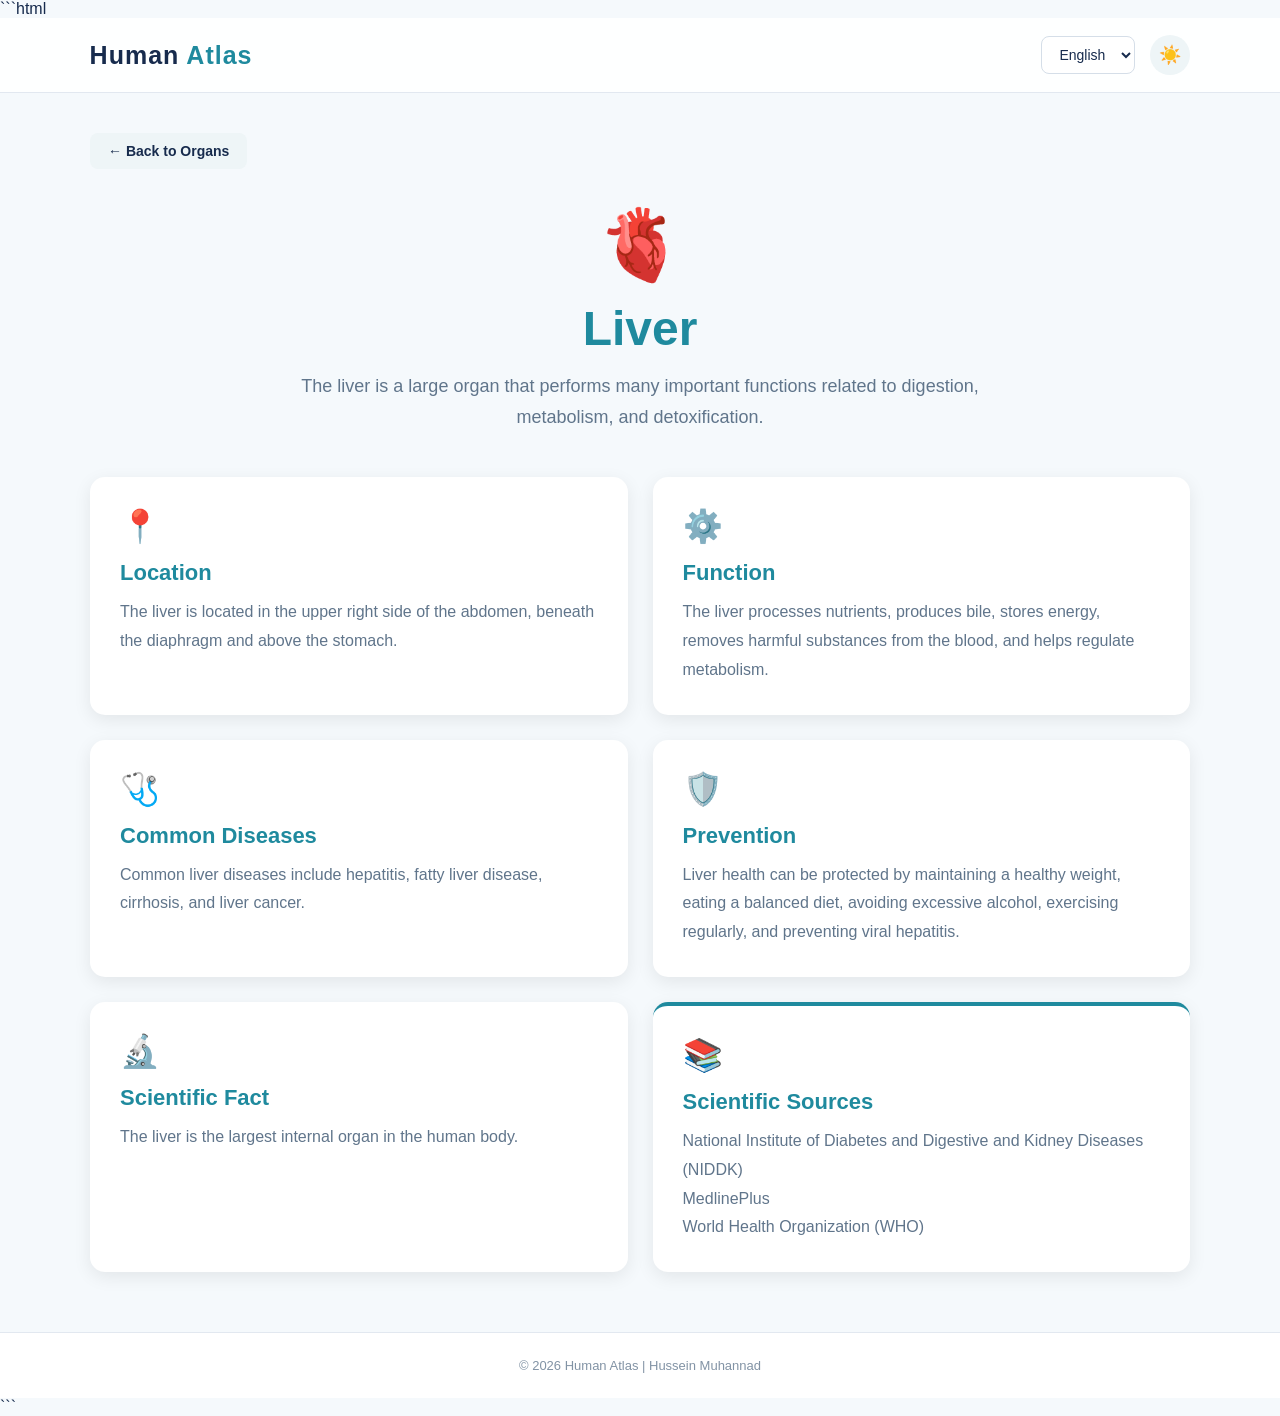
<file: liver.html>
```html
<!DOCTYPE html>
<html lang="en">

<head>
    <meta charset="UTF-8">
    <meta name="viewport" content="width=device-width, initial-scale=1.0">

    <title>Liver | Human Atlas</title>

    <link rel="stylesheet" href="../style.css">
</head>

<body>

<header class="header">

    <div class="logo">
        Human <span>Atlas</span>
    </div>

    <div class="navigation">

        <select id="languageSelect">
            <option value="en">English</option>
            <option value="ar">العربية</option>
        </select>

        <button id="themeButton" class="theme-button">
            ☀️
        </button>

    </div>

</header>


<main class="organ-page">

    <a href="../home.html" class="back-button" id="backButton">
        ← Back to Organs
    </a>


    <section class="organ-header">

        <div class="organ-icon">
            🫀
        </div>

        <h1 id="organTitle">
            Liver
        </h1>

        <p id="organIntro">
            The liver is one of the largest organs in the human body. It performs many important functions, including processing nutrients, removing toxins, and producing substances needed for digestion and blood clotting.
        </p>

    </section>


    <section class="info-grid">


        <!-- LOCATION -->

        <div class="info-card">

            <div class="info-icon">
                📍
            </div>

            <h2 id="locationTitle">
                Location
            </h2>

            <p id="locationText">
                The liver is located in the upper right side of the abdomen, below the diaphragm and above the stomach, right kidney, and intestines.
            </p>

        </div>


        <!-- FUNCTION -->

        <div class="info-card">

            <div class="info-icon">
                ⚙️
            </div>

            <h2 id="functionTitle">
                Function
            </h2>

            <p id="functionText">
                The liver helps process nutrients, produces bile to aid digestion, stores energy, regulates blood chemicals, and removes harmful substances from the blood.
            </p>

        </div>


        <!-- DISEASES -->

        <div class="info-card">

            <div class="info-icon">
                🩺
            </div>

            <h2 id="diseasesTitle">
                Common Diseases
            </h2>

            <p id="diseasesText">
                Common liver diseases include hepatitis, fatty liver disease, cirrhosis, liver cancer, and liver failure.
            </p>

        </div>


        <!-- PREVENTION -->

        <div class="info-card">

            <div class="info-icon">
                🛡️
            </div>

            <h2 id="preventionTitle">
                Prevention
            </h2>

            <p id="preventionText">
                Liver health can be protected by maintaining a healthy weight, eating a balanced diet, exercising regularly, avoiding excessive alcohol, preventing hepatitis infections, and using medicines safely.
            </p>

        </div>


        <!-- FACT -->

        <div class="info-card">

            <div class="info-icon">
                🔬
            </div>

            <h2 id="factTitle">
                Scientific Fact
            </h2>

            <p id="factText">
                The liver is the largest internal organ in the human body and can regenerate itself after a significant portion is removed or damaged.
            </p>

        </div>


        <!-- SOURCES -->

        <div class="info-card sources-card">

            <div class="info-icon">
                📚
            </div>

            <h2 id="sourcesTitle">
                Scientific Sources
            </h2>

            <p id="sourcesText">
                National Institute of Diabetes and Digestive and Kidney Diseases (NIDDK)<br>
                MedlinePlus<br>
                World Health Organization (WHO)
            </p>

        </div>

    </section>

</main>


<footer class="footer">

    <p>
        © 2026 Human Atlas | Hussein Muhannad
    </p>

</footer>


<script src="../script.js"></script>

</body>
</html>
```
</file>
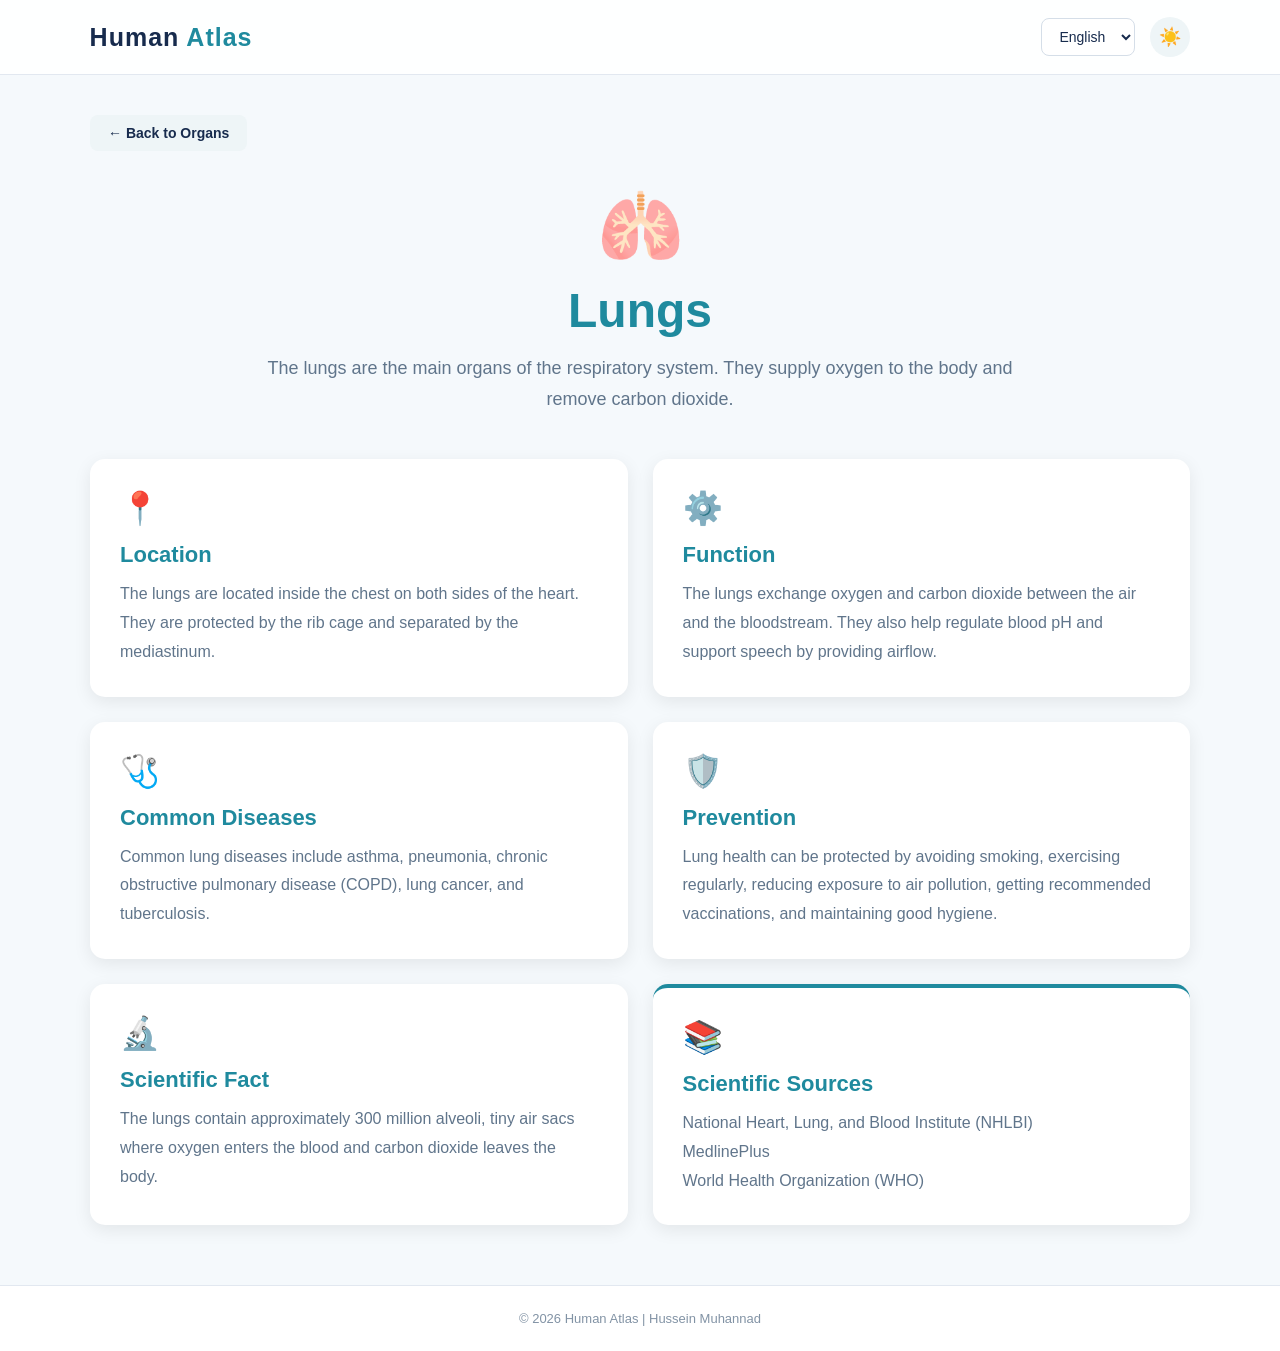
<file: lungs.html>
<!DOCTYPE html>
<html lang="en">

<head>
    <meta charset="UTF-8">
    <meta name="viewport" content="width=device-width, initial-scale=1.0">

    <title>Lungs | Human Atlas</title>

    <link rel="stylesheet" href="../style.css">
</head>

<body>

<header class="header">

    <div class="logo">
        Human <span>Atlas</span>
    </div>

    <div class="navigation">

        <select id="languageSelect">
            <option value="en">English</option>
            <option value="ar">العربية</option>
        </select>

        <button id="themeButton" class="theme-button">
            ☀️
        </button>

    </div>

</header>


<main class="organ-page">

    <a href="../home.html" class="back-button" id="backButton">
        ← Back to Organs
    </a>


    <section class="organ-header">

        <div class="organ-icon">
            🫁
        </div>

        <h1 id="organTitle">
            Lungs
        </h1>

        <p id="organIntro">
            The lungs are the main organs of the respiratory system. They supply oxygen to the body and remove carbon dioxide.
        </p>

    </section>


    <section class="info-grid">


        <!-- LOCATION -->

        <div class="info-card">

            <div class="info-icon">
                📍
            </div>

            <h2 id="locationTitle">
                Location
            </h2>

            <p id="locationText">
                The lungs are located inside the chest on both sides of the heart. They are protected by the rib cage and separated by the mediastinum.
            </p>

        </div>


        <!-- FUNCTION -->

        <div class="info-card">

            <div class="info-icon">
                ⚙️
            </div>

            <h2 id="functionTitle">
                Function
            </h2>

            <p id="functionText">
                The lungs exchange oxygen and carbon dioxide between the air and the bloodstream. They also help regulate blood pH and support speech by providing airflow.
            </p>

        </div>


        <!-- DISEASES -->

        <div class="info-card">

            <div class="info-icon">
                🩺
            </div>

            <h2 id="diseasesTitle">
                Common Diseases
            </h2>

            <p id="diseasesText">
                Common lung diseases include asthma, pneumonia, chronic obstructive pulmonary disease (COPD), lung cancer, and tuberculosis.
            </p>

        </div>


        <!-- PREVENTION -->

        <div class="info-card">

            <div class="info-icon">
                🛡️
            </div>

            <h2 id="preventionTitle">
                Prevention
            </h2>

            <p id="preventionText">
                Lung health can be protected by avoiding smoking, exercising regularly, reducing exposure to air pollution, getting recommended vaccinations, and maintaining good hygiene.
            </p>

        </div>


        <!-- FACT -->

        <div class="info-card">

            <div class="info-icon">
                🔬
            </div>

            <h2 id="factTitle">
                Scientific Fact
            </h2>

            <p id="factText">
                The lungs contain approximately 300 million alveoli, tiny air sacs where oxygen enters the blood and carbon dioxide leaves the body.
            </p>

        </div>


        <!-- SOURCES -->

        <div class="info-card sources-card">

            <div class="info-icon">
                📚
            </div>

            <h2 id="sourcesTitle">
                Scientific Sources
            </h2>

            <p id="sourcesText">
                National Heart, Lung, and Blood Institute (NHLBI)<br>
                MedlinePlus<br>
                World Health Organization (WHO)
            </p>

        </div>

    </section>

</main>


<footer class="footer">

    <p>
        © 2026 Human Atlas | Hussein Muhannad
    </p>

</footer>


<script src="../script.js"></script>

</body>
</html>
</file>
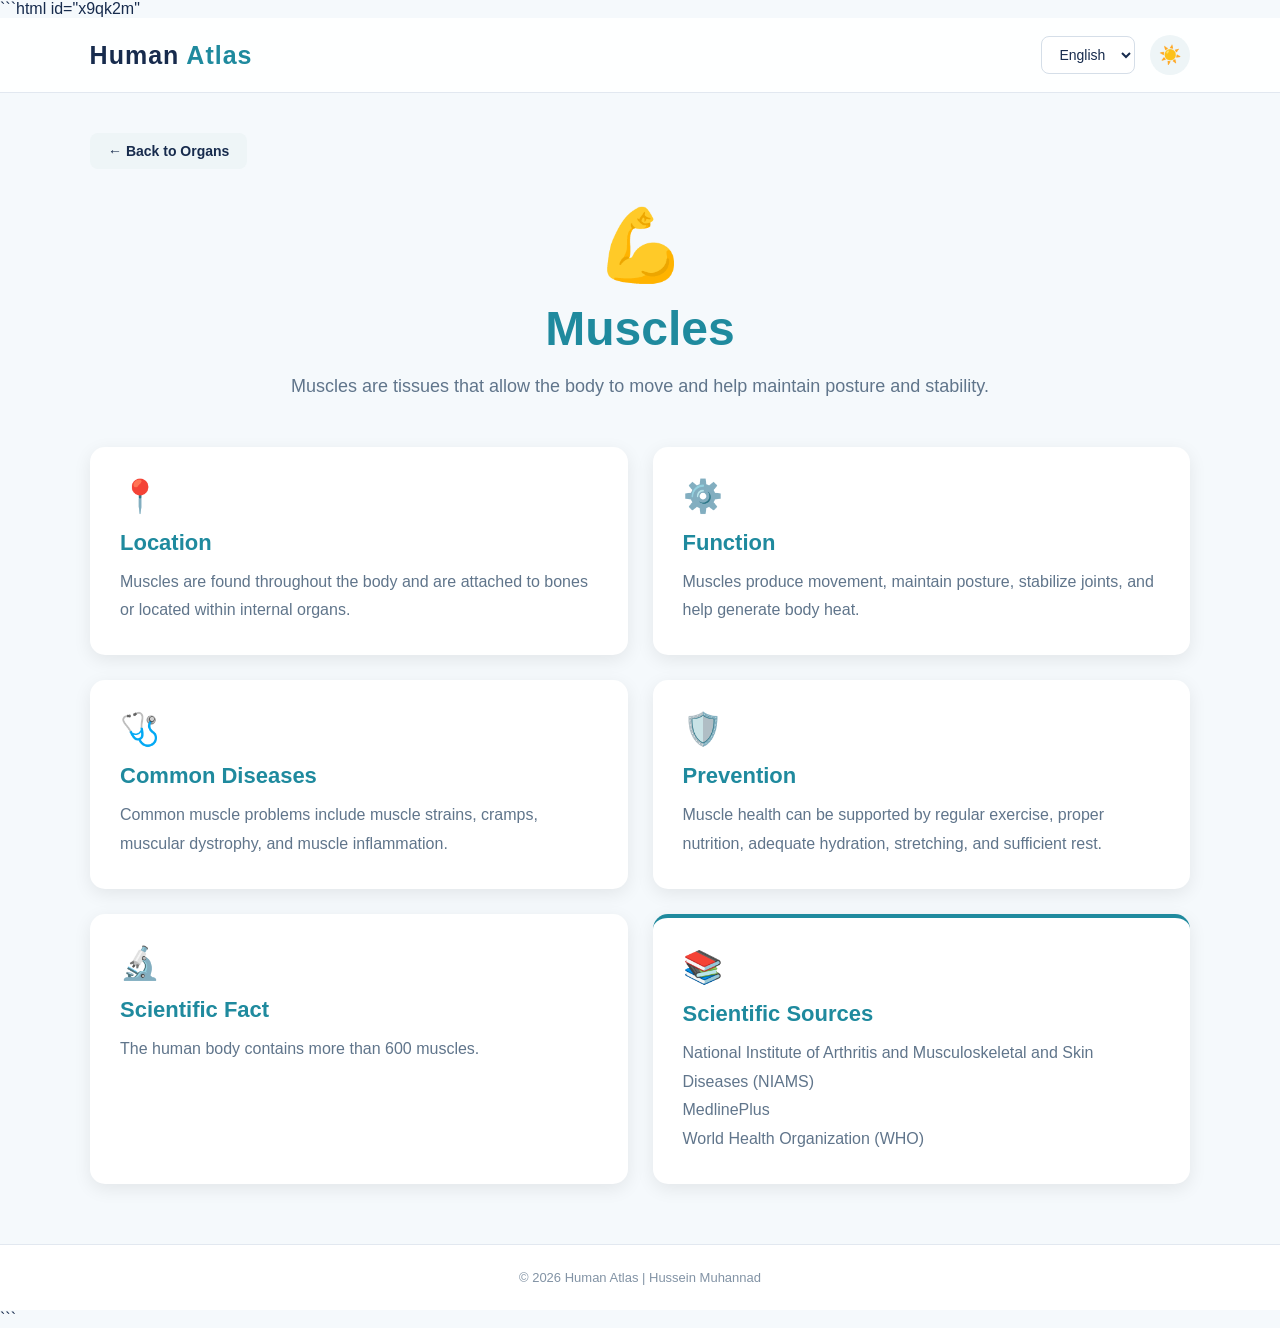
<file: muscles.html>
```html id="x9qk2m"
<!DOCTYPE html>
<html lang="en">

<head>
    <meta charset="UTF-8">
    <meta name="viewport" content="width=device-width, initial-scale=1.0">

    <title>Muscles | Human Atlas</title>

    <link rel="stylesheet" href="../style.css">
</head>

<body>

<header class="header">

    <div class="logo">
        Human <span>Atlas</span>
    </div>

    <div class="navigation">

        <select id="languageSelect">
            <option value="en">English</option>
            <option value="ar">العربية</option>
        </select>

        <button id="themeButton" class="theme-button">
            ☀️
        </button>

    </div>

</header>


<main class="organ-page">

    <a href="../home.html" class="back-button" id="backButton">
        ← Back to Organs
    </a>


    <section class="organ-header">

        <div class="organ-icon">
            💪
        </div>

        <h1 id="organTitle">
            Muscles
        </h1>

        <p id="organIntro">
            Muscles are specialized tissues that allow the body to move. They also help maintain posture, stabilize joints, and produce heat to keep the body warm.
        </p>

    </section>


    <section class="info-grid">


        <!-- LOCATION -->

        <div class="info-card">

            <div class="info-icon">
                📍
            </div>

            <h2 id="locationTitle">
                Location
            </h2>

            <p id="locationText">
                Muscles are found throughout the body and are attached to bones, organs, and other tissues. Skeletal muscles are mainly located around the bones and joints.
            </p>

        </div>


        <!-- FUNCTION -->

        <div class="info-card">

            <div class="info-icon">
                ⚙️
            </div>

            <h2 id="functionTitle">
                Function
            </h2>

            <p id="functionText">
                Muscles allow movement, maintain body posture and balance, support joints, move substances through internal organs, and generate heat through contraction.
            </p>

        </div>


        <!-- DISEASES -->

        <div class="info-card">

            <div class="info-icon">
                🩺
            </div>

            <h2 id="diseasesTitle">
                Common Diseases
            </h2>

            <p id="diseasesText">
                Common muscle conditions include muscle strains, muscular dystrophy, myositis, muscle cramps, and other disorders that can affect muscle strength and movement.
            </p>

        </div>


        <!-- PREVENTION -->

        <div class="info-card">

            <div class="info-icon">
                🛡️
            </div>

            <h2 id="preventionTitle">
                Prevention
            </h2>

            <p id="preventionText">
                Muscle health can be supported by regular physical activity, proper nutrition, staying hydrated, warming up before exercise, getting enough rest, and using correct exercise techniques.
            </p>

        </div>


        <!-- FACT -->

        <div class="info-card">

            <div class="info-icon">
                🔬
            </div>

            <h2 id="factTitle">
                Scientific Fact
            </h2>

            <p id="factText">
                The human body has more than 600 muscles. Skeletal muscles work with bones and joints to produce voluntary movements such as walking, running, and lifting.
            </p>

        </div>


        <!-- SOURCES -->

        <div class="info-card sources-card">

            <div class="info-icon">
                📚
            </div>

            <h2 id="sourcesTitle">
                Scientific Sources
            </h2>

            <p id="sourcesText">
                National Institute of Arthritis and Musculoskeletal and Skin Diseases (NIAMS)<br>
                MedlinePlus<br>
                World Health Organization (WHO)
            </p>

        </div>

    </section>

</main>


<footer class="footer">

    <p>
        © 2026 Human Atlas | Hussein Muhannad
    </p>

</footer>


<script src="../script.js"></script>

</body>
</html>
```
</file>
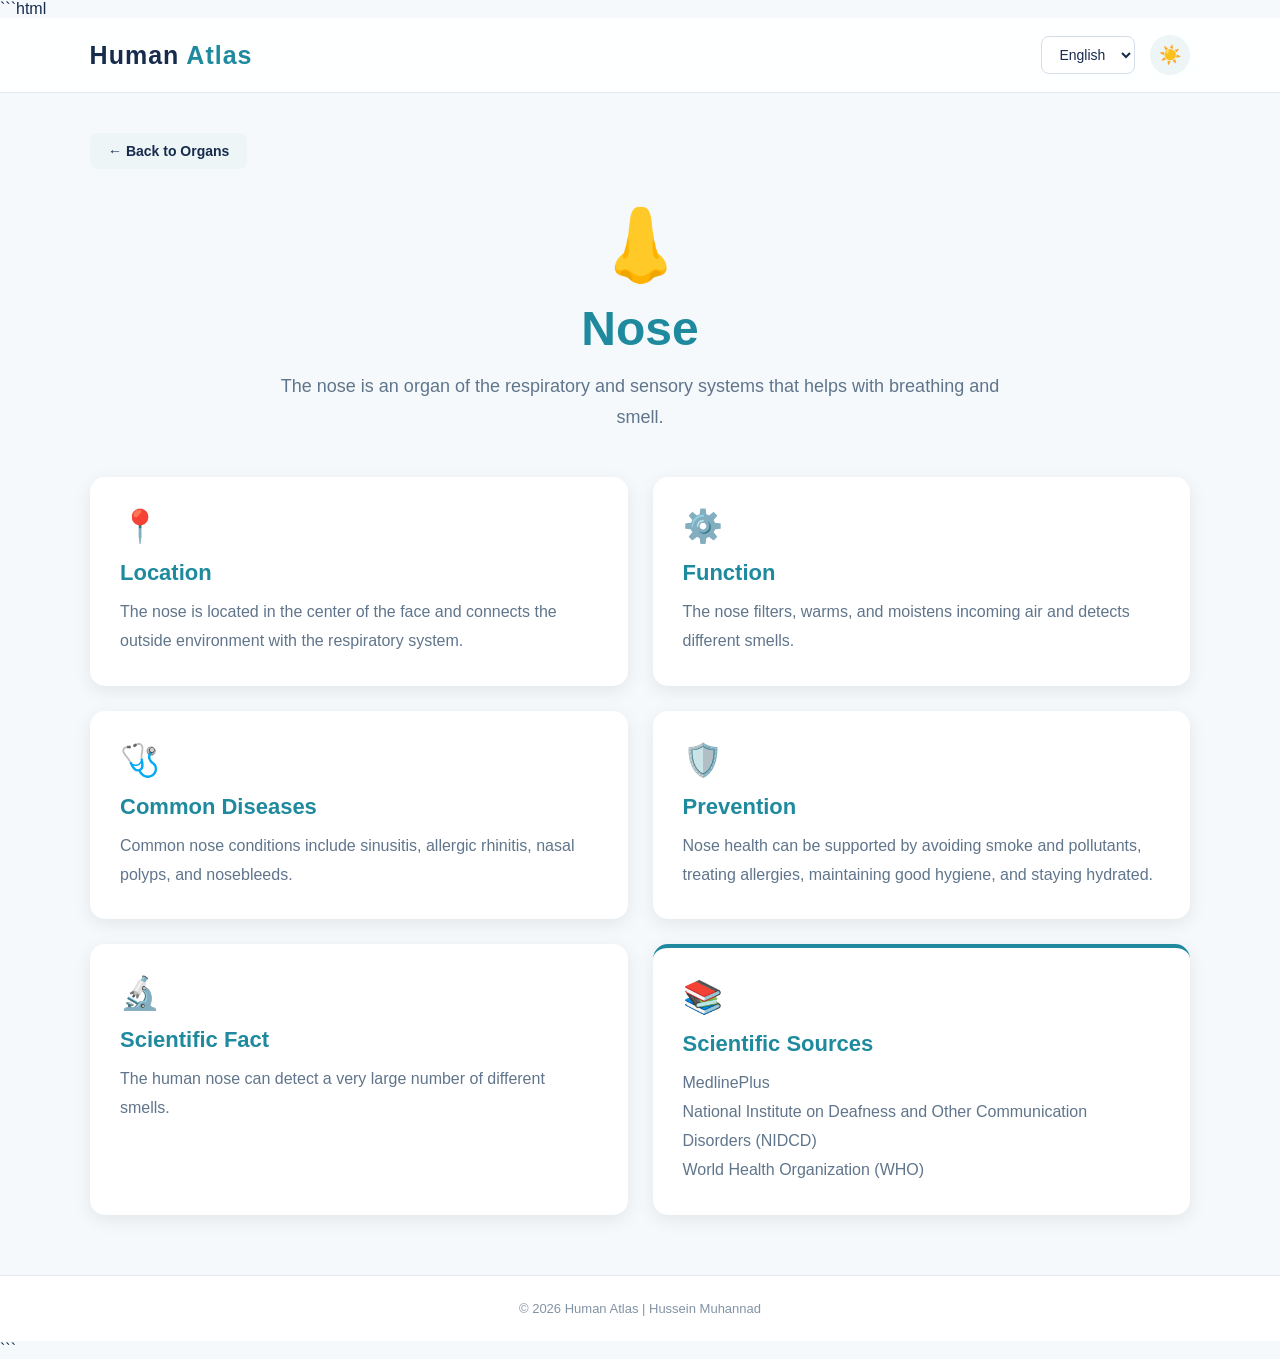
<file: nose.html>
```html
<!DOCTYPE html>
<html lang="en">

<head>
    <meta charset="UTF-8">
    <meta name="viewport" content="width=device-width, initial-scale=1.0">

    <title>Nose | Human Atlas</title>

    <link rel="stylesheet" href="../style.css">
</head>

<body>

<header class="header">

    <div class="logo">
        Human <span>Atlas</span>
    </div>

    <div class="navigation">

        <select id="languageSelect">
            <option value="en">English</option>
            <option value="ar">العربية</option>
        </select>

        <button id="themeButton" class="theme-button">
            ☀️
        </button>

    </div>

</header>


<main class="organ-page">

    <a href="../home.html" class="back-button" id="backButton">
        ← Back to Organs
    </a>


    <section class="organ-header">

        <div class="organ-icon">
            👃
        </div>

        <h1 id="organTitle">
            Nose
        </h1>

        <p id="organIntro">
            The nose is an important part of the respiratory and sensory systems. It allows us to breathe, detect smells, and helps filter, warm, and humidify the air we breathe.
        </p>

    </section>


    <section class="info-grid">


        <!-- LOCATION -->

        <div class="info-card">

            <div class="info-icon">
                📍
            </div>

            <h2 id="locationTitle">
                Location
            </h2>

            <p id="locationText">
                The nose is located in the center of the face. It connects the outside environment with the nasal cavity and the upper respiratory tract.
            </p>

        </div>


        <!-- FUNCTION -->

        <div class="info-card">

            <div class="info-icon">
                ⚙️
            </div>

            <h2 id="functionTitle">
                Function
            </h2>

            <p id="functionText">
                The nose helps air enter the respiratory system, filters dust and particles, warms and humidifies the air, and contains receptors responsible for the sense of smell.
            </p>

        </div>


        <!-- DISEASES -->

        <div class="info-card">

            <div class="info-icon">
                🩺
            </div>

            <h2 id="diseasesTitle">
                Common Diseases
            </h2>

            <p id="diseasesText">
                Common nose problems include sinusitis, allergic rhinitis, nasal polyps, nosebleeds, and infections such as the common cold.
            </p>

        </div>


        <!-- PREVENTION -->

        <div class="info-card">

            <div class="info-icon">
                🛡️
            </div>

            <h2 id="preventionTitle">
                Prevention
            </h2>

            <p id="preventionText">
                Nose health can be protected by avoiding cigarette smoke and harmful pollutants, washing hands regularly, staying hydrated, and managing allergies properly.
            </p>

        </div>


        <!-- FACT -->

        <div class="info-card">

            <div class="info-icon">
                🔬
            </div>

            <h2 id="factTitle">
                Scientific Fact
            </h2>

            <p id="factText">
                The human nose contains millions of smell receptors that help detect and distinguish different odors.
            </p>

        </div>


        <!-- SOURCES -->

        <div class="info-card sources-card">

            <div class="info-icon">
                📚
            </div>

            <h2 id="sourcesTitle">
                Scientific Sources
            </h2>

            <p id="sourcesText">
                National Institute on Deafness and Other Communication Disorders (NIDCD)<br>
                MedlinePlus<br>
                World Health Organization (WHO)
            </p>

        </div>

    </section>

</main>


<footer class="footer">

    <p>
        © 2026 Human Atlas | Hussein Muhannad
    </p>

</footer>


<script src="../script.js"></script>

</body>
</html>
```
</file>
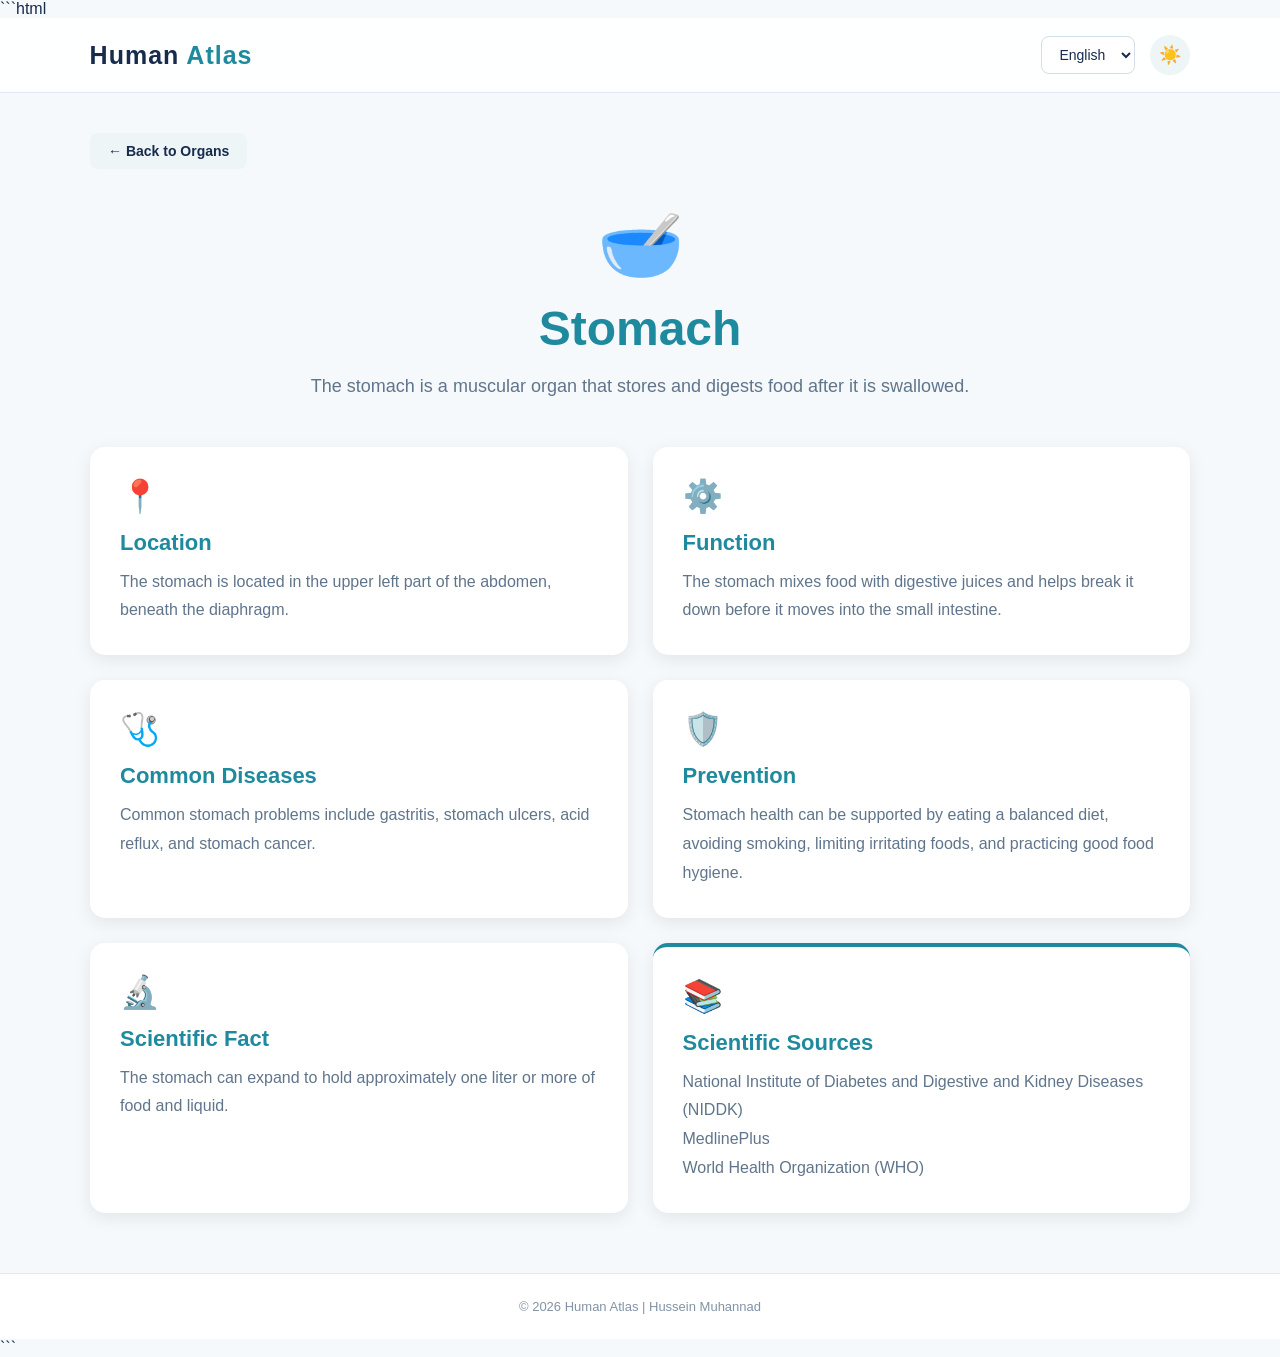
<file: stomach.html>
```html
<!DOCTYPE html>
<html lang="en">

<head>
    <meta charset="UTF-8">
    <meta name="viewport" content="width=device-width, initial-scale=1.0">

    <title>Stomach | Human Atlas</title>

    <link rel="stylesheet" href="../style.css">
</head>

<body>

<header class="header">

    <div class="logo">
        Human <span>Atlas</span>
    </div>

    <div class="navigation">

        <select id="languageSelect">
            <option value="en">English</option>
            <option value="ar">العربية</option>
        </select>

        <button id="themeButton" class="theme-button">
            ☀️
        </button>

    </div>

</header>


<main class="organ-page">

    <a href="../home.html" class="back-button" id="backButton">
        ← Back to Organs
    </a>


    <section class="organ-header">

        <div class="organ-icon">
            🥣
        </div>

        <h1 id="organTitle">
            Stomach
        </h1>

        <p id="organIntro">
            The stomach is an important organ of the digestive system. It stores food, mixes it with digestive juices, and helps break it down into smaller substances.
        </p>

    </section>


    <section class="info-grid">


        <!-- LOCATION -->

        <div class="info-card">

            <div class="info-icon">
                📍
            </div>

            <h2 id="locationTitle">
                Location
            </h2>

            <p id="locationText">
                The stomach is located in the upper left part of the abdomen, below the diaphragm and next to the liver and spleen.
            </p>

        </div>


        <!-- FUNCTION -->

        <div class="info-card">

            <div class="info-icon">
                ⚙️
            </div>

            <h2 id="functionTitle">
                Function
            </h2>

            <p id="functionText">
                The stomach stores food and mixes it with acids and digestive enzymes. It helps break down proteins and gradually releases food into the small intestine.
            </p>

        </div>


        <!-- DISEASES -->

        <div class="info-card">

            <div class="info-icon">
                🩺
            </div>

            <h2 id="diseasesTitle">
                Common Diseases
            </h2>

            <p id="diseasesText">
                Common stomach diseases include gastritis, stomach ulcers, gastroesophageal reflux disease (GERD), stomach infections, and stomach cancer.
            </p>

        </div>


        <!-- PREVENTION -->

        <div class="info-card">

            <div class="info-icon">
                🛡️
            </div>

            <h2 id="preventionTitle">
                Prevention
            </h2>

            <p id="preventionText">
                Stomach health can be supported by eating a balanced diet, maintaining good hygiene, avoiding smoking, limiting excessive alcohol, and using medicines safely.
            </p>

        </div>


        <!-- FACT -->

        <div class="info-card">

            <div class="info-icon">
                🔬
            </div>

            <h2 id="factTitle">
                Scientific Fact
            </h2>

            <p id="factText">
                The stomach can expand to hold a large amount of food and uses strong muscular contractions to mix food with digestive juices.
            </p>

        </div>


        <!-- SOURCES -->

        <div class="info-card sources-card">

            <div class="info-icon">
                📚
            </div>

            <h2 id="sourcesTitle">
                Scientific Sources
            </h2>

            <p id="sourcesText">
                National Institute of Diabetes and Digestive and Kidney Diseases (NIDDK)<br>
                MedlinePlus<br>
                World Health Organization (WHO)
            </p>

        </div>

    </section>

</main>


<footer class="footer">

    <p>
        © 2026 Human Atlas | Hussein Muhannad
    </p>

</footer>


<script src="../script.js"></script>

</body>
</html>
```
</file>
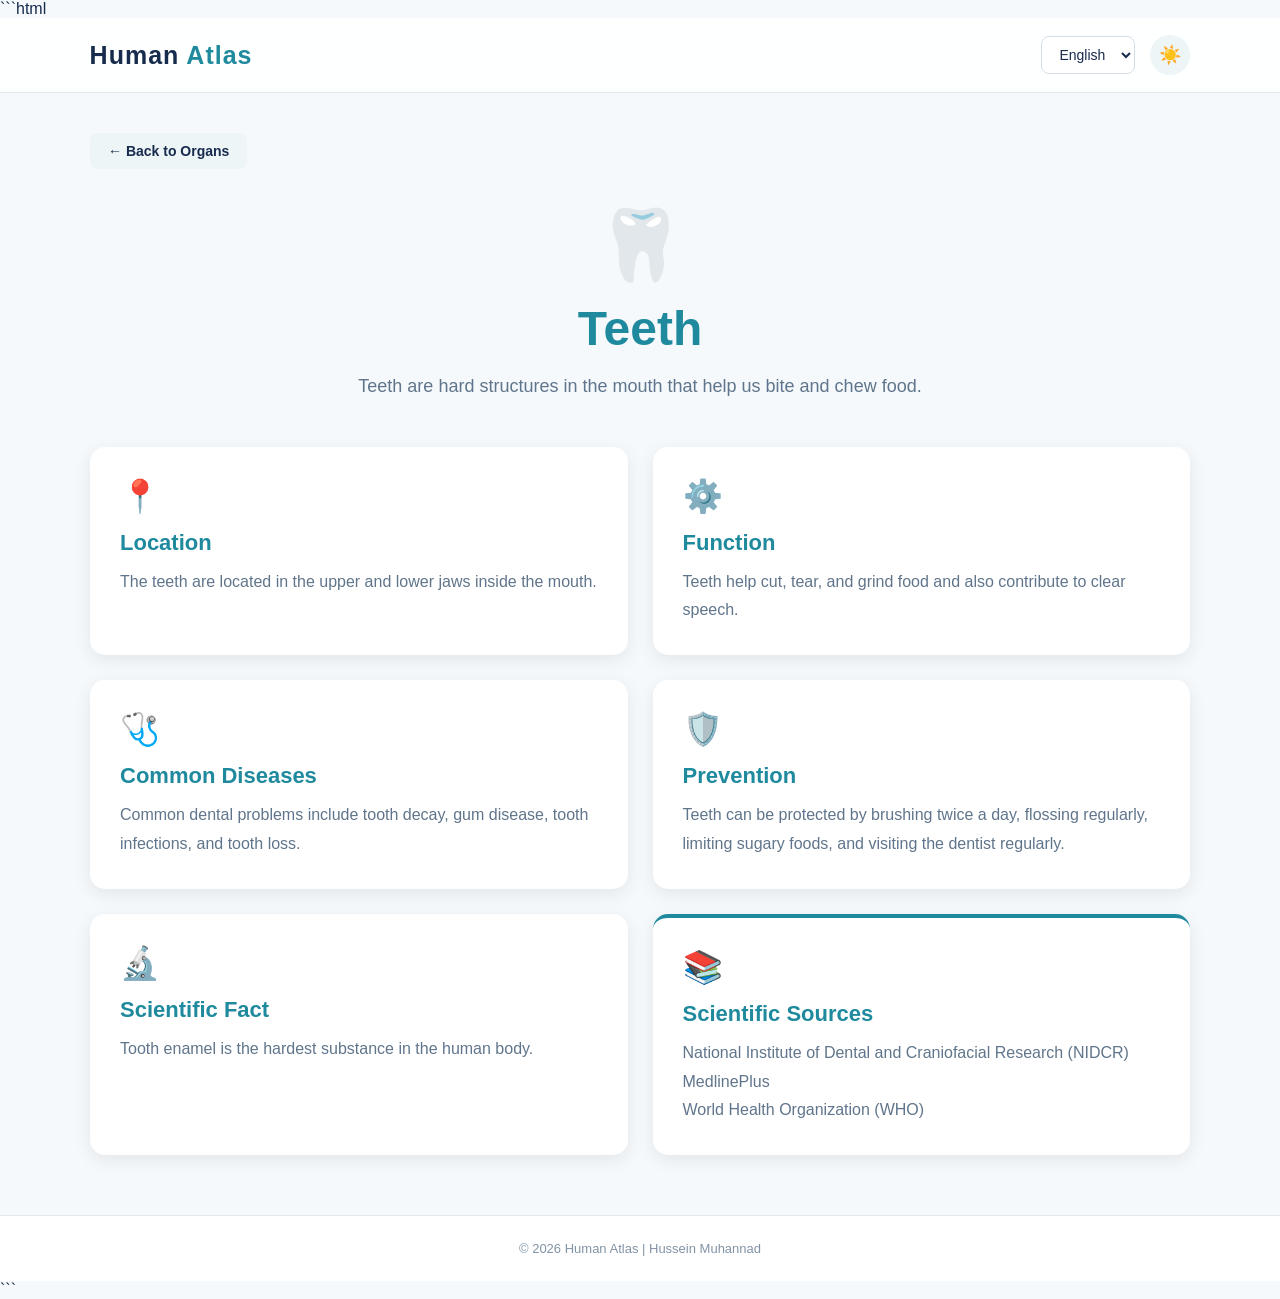
<file: teeth.html>
```html
<!DOCTYPE html>
<html lang="en">

<head>
    <meta charset="UTF-8">
    <meta name="viewport" content="width=device-width, initial-scale=1.0">

    <title>Teeth | Human Atlas</title>

    <link rel="stylesheet" href="../style.css">
</head>

<body>

<header class="header">

    <div class="logo">
        Human <span>Atlas</span>
    </div>

    <div class="navigation">

        <select id="languageSelect">
            <option value="en">English</option>
            <option value="ar">العربية</option>
        </select>

        <button id="themeButton" class="theme-button">
            ☀️
        </button>

    </div>

</header>


<main class="organ-page">

    <a href="../home.html" class="back-button" id="backButton">
        ← Back to Organs
    </a>


    <section class="organ-header">

        <div class="organ-icon">
            🦷
        </div>

        <h1 id="organTitle">
            Teeth
        </h1>

        <p id="organIntro">
            Teeth are hard structures in the mouth that help us bite, chew, and break down food. They also play an important role in speech and maintaining the shape of the face.
        </p>

    </section>


    <section class="info-grid">


        <!-- LOCATION -->

        <div class="info-card">

            <div class="info-icon">
                📍
            </div>

            <h2 id="locationTitle">
                Location
            </h2>

            <p id="locationText">
                The teeth are located inside the mouth and are held in the upper and lower jaws by supporting tissues called the gums and periodontal structures.
            </p>

        </div>


        <!-- FUNCTION -->

        <div class="info-card">

            <div class="info-icon">
                ⚙️
            </div>

            <h2 id="functionTitle">
                Function
            </h2>

            <p id="functionText">
                Teeth help bite and chew food into smaller pieces, making it easier to swallow and digest. They also help form sounds and support the structure of the face.
            </p>

        </div>


        <!-- DISEASES -->

        <div class="info-card">

            <div class="info-icon">
                🩺
            </div>

            <h2 id="diseasesTitle">
                Common Diseases
            </h2>

            <p id="diseasesText">
                Common dental problems include tooth decay, gum disease, tooth infections, cavities, tooth sensitivity, and tooth loss.
            </p>

        </div>


        <!-- PREVENTION -->

        <div class="info-card">

            <div class="info-icon">
                🛡️
            </div>

            <h2 id="preventionTitle">
                Prevention
            </h2>

            <p id="preventionText">
                Teeth can be protected by brushing twice a day with fluoride toothpaste, flossing regularly, limiting sugary foods and drinks, and visiting a dentist for regular checkups.
            </p>

        </div>


        <!-- FACT -->

        <div class="info-card">

            <div class="info-icon">
                🔬
            </div>

            <h2 id="factTitle">
                Scientific Fact
            </h2>

            <p id="factText">
                Most adults have 32 permanent teeth, including incisors, canines, premolars, and molars. Tooth enamel is the hardest substance in the human body.
            </p>

        </div>


        <!-- SOURCES -->

        <div class="info-card sources-card">

            <div class="info-icon">
                📚
            </div>

            <h2 id="sourcesTitle">
                Scientific Sources
            </h2>

            <p id="sourcesText">
                National Institute of Dental and Craniofacial Research (NIDCR)<br>
                MedlinePlus<br>
                World Health Organization (WHO)
            </p>

        </div>

    </section>

</main>


<footer class="footer">

    <p>
        © 2026 Human Atlas | Hussein Muhannad
    </p>

</footer>


<script src="../script.js"></script>

</body>
</html>
```
</file>
<file: style.css>
/* ========================================
   HUMAN ATLAS
   Developed by Hussein Muhannad
   ======================================== */

/* ===== General Settings ===== */

* {
    margin: 0;
    padding: 0;
    box-sizing: border-box;
}

html {
    scroll-behavior: smooth;
}

body {
    font-family: Arial, Helvetica, sans-serif;
    background: #f5f9fc;
    color: #172b4d;
    min-height: 100vh;
    transition: background 0.4s ease, color 0.4s ease;
}


/* ===== Header ===== */

.header {
    width: 100%;
    height: 75px;
    padding: 0 7%;
    display: flex;
    align-items: center;
    justify-content: space-between;

    background: rgba(255, 255, 255, 0.95);
    border-bottom: 1px solid #e2e8f0;

    position: relative;
    z-index: 10;

    transition: background 0.4s ease, border 0.4s ease;
}


/* ===== Logo ===== */

.logo {
    font-size: 25px;
    font-weight: 700;
    letter-spacing: 1px;
    color: #172b4d;
}

.logo span {
    color: #1f8a9e;
}


/* ===== Navigation ===== */

.navigation {
    display: flex;
    align-items: center;
    gap: 15px;
}


/* ===== Language Select ===== */

#languageSelect {
    padding: 9px 13px;

    border: 1px solid #d5dee8;
    border-radius: 8px;

    background: white;
    color: #172b4d;

    font-size: 14px;
    cursor: pointer;

    outline: none;

    transition: 0.3s ease;
}

#languageSelect:hover {
    border-color: #1f8a9e;
}


/* ===== Theme Button ===== */

.theme-button {
    width: 40px;
    height: 40px;

    border: none;
    border-radius: 50%;

    background: #eef5f7;

    font-size: 18px;

    cursor: pointer;

    transition: 0.3s ease;
}

.theme-button:hover {
    transform: rotate(15deg) scale(1.08);
    background: #dceef1;
}


/* ===== Welcome Section ===== */

.welcome-section {
    min-height: calc(100vh - 125px);

    display: flex;
    justify-content: center;
    align-items: center;

    text-align: center;

    padding: 60px 20px;

    position: relative;
}


/* ===== Welcome Content ===== */

.welcome-content {
    max-width: 800px;
    animation: fadeUp 1s ease;
}


/* ===== Small Title ===== */

.welcome-text {
    color: #1f8a9e;

    font-size: 14px;
    font-weight: 700;

    letter-spacing: 4px;

    margin-bottom: 15px;
}


/* ===== Main Logo ===== */

.welcome-content h1 {
    font-size: clamp(50px, 8vw, 90px);

    line-height: 1.1;

    margin-bottom: 20px;

    color: #172b4d;

    font-weight: 800;
}

.welcome-content h1 span {
    color: #1f8a9e;
}


/* ===== Subtitle ===== */

.welcome-content h2 {
    font-size: clamp(22px, 4vw, 34px);

    font-weight: 500;

    margin-bottom: 25px;

    color: #40566f;
}


/* ===== Description ===== */

.description {
    max-width: 650px;

    margin: 0 auto 35px;

    font-size: 17px;

    line-height: 1.8;

    color: #60758b;
}


/* ===== Start Button ===== */

.start-button {
    display: inline-flex;

    align-items: center;
    justify-content: center;

    gap: 12px;

    padding: 15px 30px;

    background: #1f8a9e;
    color: white;

    text-decoration: none;

    border-radius: 10px;

    font-size: 16px;
    font-weight: 700;

    box-shadow: 0 8px 25px rgba(31, 138, 158, 0.25);

    transition: 0.3s ease;
}

.start-button span {
    font-size: 21px;

    transition: transform 0.3s ease;
}

.start-button:hover {
    transform: translateY(-3px);

    background: #176f80;

    box-shadow: 0 12px 30px rgba(31, 138, 158, 0.35);
}

.start-button:hover span {
    transform: translateX(5px);
}


/* ===== Developer ===== */

.developer {
    margin-top: 28px;

    font-size: 14px;

    color: #8293a5;
}

.developer strong {
    color: #1f8a9e;
}


/* ===== Footer ===== */

.footer {
    width: 100%;

    text-align: center;

    padding: 25px 15px;

    border-top: 1px solid #e2e8f0;

    color: #8293a5;

    font-size: 13px;

    background: #ffffff;

    transition: background 0.4s ease, border 0.4s ease;
}


/* ========================================
   DARK MODE
   ======================================== */

body.dark-mode {
    background: #0d1721;
    color: #edf5f7;
}


/* Header */

body.dark-mode .header {
    background: rgba(16, 29, 42, 0.97);
    border-bottom-color: #243747;
}


/* Logo */

body.dark-mode .logo {
    color: #edf5f7;
}


/* Main Title */

body.dark-mode .welcome-content h1 {
    color: #edf5f7;
}


/* Subtitle */

body.dark-mode .welcome-content h2 {
    color: #b7c8d5;
}


/* Description */

body.dark-mode .description {
    color: #9eb0bf;
}


/* Language */

body.dark-mode #languageSelect {
    background: #162533;
    color: #edf5f7;
    border-color: #304656;
}


/* Theme Button */

body.dark-mode .theme-button {
    background: #243747;
}


/* Footer */

body.dark-mode .footer {
    background: #101d2a;
    border-top-color: #243747;
    color: #8299aa;
}


/* ========================================
   ANIMATION
   ======================================== */

@keyframes fadeUp {

    from {
        opacity: 0;
        transform: translateY(30px);
    }

    to {
        opacity: 1;
        transform: translateY(0);
    }

}


/* ========================================
   MOBILE RESPONSIVE
   ======================================== */

@media (max-width: 600px) {

    .header {
        height: 68px;
        padding: 0 20px;
    }

    .logo {
        font-size: 20px;
    }

    .navigation {
        gap: 8px;
    }

    #languageSelect {
        padding: 7px 8px;
        font-size: 12px;
    }

    .theme-button {
        width: 36px;
        height: 36px;
        font-size: 16px;
    }

    .welcome-section {
        min-height: calc(100vh - 110px);
        padding: 40px 20px;
    }

    .welcome-text {
        font-size: 11px;
        letter-spacing: 3px;
    }

    .welcome-content h1 {
        font-size: 48px;
    }

    .welcome-content h2 {
        font-size: 22px;
    }

    .description {
        font-size: 15px;
        line-height: 1.7;
    }

    .start-button {
        padding: 13px 24px;
        font-size: 14px;
    }

    .developer {
        font-size: 12px;
    }

    .footer {
        font-size: 11px;
    }

}


/* ===== Arabic Direction ===== */

html[dir="rtl"] {
    direction: rtl;
}

html[dir="rtl"] .navigation {
    direction: ltr;
}

html[dir="rtl"] .start-button span {
    transform: rotate(180deg);
}
/* ===========================
   HOME PAGE
=========================== */

.home{
    width:90%;
    margin:50px auto;
}

.home h1{
    text-align:center;
    font-size:40px;
    color:#1f8a9e;
}

.home p{
    text-align:center;
    color:#666;
    margin:15px 0 35px;
}

#searchInput{
    display:block;
    width:60%;
    margin:0 auto 40px;
    padding:15px;
    border-radius:10px;
    border:1px solid #ccc;
    outline:none;
    font-size:16px;
}

#searchInput:focus{
    border-color:#1f8a9e;
}

.cards{

    display:grid;

    grid-template-columns:repeat(2,1fr);

    gap:30px;

    margin-top:20px;

}

.card{

    background:#fff;

    border-radius:15px;

    text-align:center;

    padding:35px 20px;

    text-decoration:none;

    color:#172b4d;

    box-shadow:0 5px 15px rgba(0,0,0,.1);

    transition:.3s;

}

.card:hover{

    transform:translateY(-8px);

    box-shadow:0 10px 25px rgba(0,0,0,.18);

}

.card{

    font-size:50px;

}

.card h3{

    margin-top:15px;

    font-size:24px;

}

/* Mobile */

@media(max-width:768px){

.cards{

grid-template-columns:repeat(2,1fr);

gap:15px;

}

#searchInput{

width:100%;

}

.card{

padding:20px 10px;

}

.card h3{

font-size:18px;

}

}

/* Dark Mode */

body.dark-mode .card{

background:#1e293b;

color:white;

}

body.dark-mode #searchInput{

background:#1e293b;

color:white;

border:1px solid #555;

}
/* ==========================================
   FINAL HOME + DARK MODE
========================================== */


/* Home title */
.home h1 {
    color: #1f8a9e;
    transition: color 0.4s ease;
}


/* Home subtitle */
.home p {
    color: #666;
    transition: color 0.4s ease;
}


/* Search */
#searchInput {
    background: #ffffff;
    color: #172b4d;
    transition: background 0.4s ease,
                color 0.4s ease,
                border 0.4s ease;
}

#searchInput::placeholder {
    color: #8293a5;
}


/* Cards */
.card {
    background: #ffffff;
    color: #172b4d;
    transition:
        background 0.4s ease,
        color 0.4s ease,
        box-shadow 0.3s ease,
        transform 0.3s ease;
}


/* ==========================================
   DARK MODE - HOME
========================================== */

body.dark-mode .home h1 {
    color: #5fc3d4;
}

body.dark-mode .home p {
    color: #b7c8d5;
}

body.dark-mode #searchInput {
    background: #162533;
    color: #edf5f7;
    border-color: #304656;
}

body.dark-mode #searchInput::placeholder {
    color: #8fa5b5;
}

body.dark-mode .card {
    background: #162533;
    color: #edf5f7;
    box-shadow: 0 5px 18px rgba(0, 0, 0, 0.35);
}

body.dark-mode .card:hover {
    background: #1c3041;
}


/* ==========================================
   MOBILE HOME
========================================== */

@media (max-width: 768px) {

    .home {
        width: 94%;
        margin: 35px auto;
    }

    .home h1 {
        font-size: 30px;
    }

    .home p {
        font-size: 14px;
        line-height: 1.7;
    }

    .cards {
        grid-template-columns: repeat(2, 1fr);
        gap: 15px;
    }

    .card {
        padding: 22px 8px;
        min-height: 130px;
    }

    .card h3 {
        font-size: 17px;
    }

    #searchInput {
        width: 100%;
        padding: 13px;
        margin-bottom: 25px;
    }
}


/* ==========================================
   VERY SMALL PHONES
========================================== */

@media (max-width: 380px) {

    .cards {
        gap: 10px;
    }

    .card {
        padding: 18px 5px;
    }

    .card h3 {
        font-size: 15px;
    }
}
/* ==========================================
   ORGAN PAGES
========================================== */

.organ-page {
    width: 90%;
    max-width: 1100px;
    margin: 40px auto 60px;
}


/* ===== Back Button ===== */

.back-button {
    display: inline-flex;
    align-items: center;
    gap: 8px;

    padding: 10px 18px;

    background: #eef5f7;
    color: #172b4d;

    text-decoration: none;
    border-radius: 8px;

    font-size: 14px;
    font-weight: 600;

    transition: 0.3s ease;
}

.back-button:hover {
    background: #1f8a9e;
    color: white;
}


/* ===== Organ Header ===== */

.organ-header {
    text-align: center;
    margin: 35px auto 45px;
    max-width: 750px;
}

.organ-icon {
    font-size: 70px;
    margin-bottom: 15px;
}

.organ-header h1 {
    font-size: 48px;
    color: #1f8a9e;
    margin-bottom: 15px;
}

.organ-header p {
    font-size: 18px;
    line-height: 1.7;
    color: #60758b;
}


/* ===== Information Cards ===== */

.info-grid {
    display: grid;

    grid-template-columns: repeat(2, 1fr);

    gap: 25px;
}

.info-card {
    background: white;

    padding: 30px;

    border-radius: 15px;

    box-shadow: 0 5px 18px rgba(0, 0, 0, 0.08);

    transition:
        transform 0.3s ease,
        background 0.3s ease,
        color 0.3s ease;
}

.info-card:hover {
    transform: translateY(-5px);
}

.info-icon {
    font-size: 32px;
    margin-bottom: 15px;
}

.info-card h2 {
    color: #1f8a9e;
    font-size: 22px;
    margin-bottom: 12px;
}

.info-card p {
    color: #60758b;
    font-size: 16px;
    line-height: 1.8;
}


/* ===== Sources ===== */

.sources-card {
    border-top: 4px solid #1f8a9e;
}


/* ==========================================
   ORGAN PAGE DARK MODE
========================================== */

body.dark-mode .back-button {
    background: #243747;
    color: #edf5f7;
}

body.dark-mode .back-button:hover {
    background: #1f8a9e;
    color: white;
}

body.dark-mode .organ-header h1 {
    color: #52b7c5;
}

body.dark-mode .organ-header p {
    color: #9eb0bf;
}

body.dark-mode .info-card {
    background: #1e293b;
}

body.dark-mode .info-card h2 {
    color: #52b7c5;
}

body.dark-mode .info-card p {
    color: #b7c8d5;
}


/* ==========================================
   ORGAN PAGE MOBILE
========================================== */

@media (max-width: 768px) {

    .organ-page {
        width: 92%;
        margin-top: 25px;
    }

    .organ-header {
        margin: 30px auto 35px;
    }

    .organ-icon {
        font-size: 55px;
    }

    .organ-header h1 {
        font-size: 36px;
    }

    .organ-header p {
        font-size: 15px;
    }

    .info-grid {
        grid-template-columns: 1fr;
        gap: 18px;
    }

    .info-card {
        padding: 22px;
    }

    .info-card h2 {
        font-size: 20px;
    }

    .info-card p {
        font-size: 15px;
        line-height: 1.7;
    }
}
</file>
